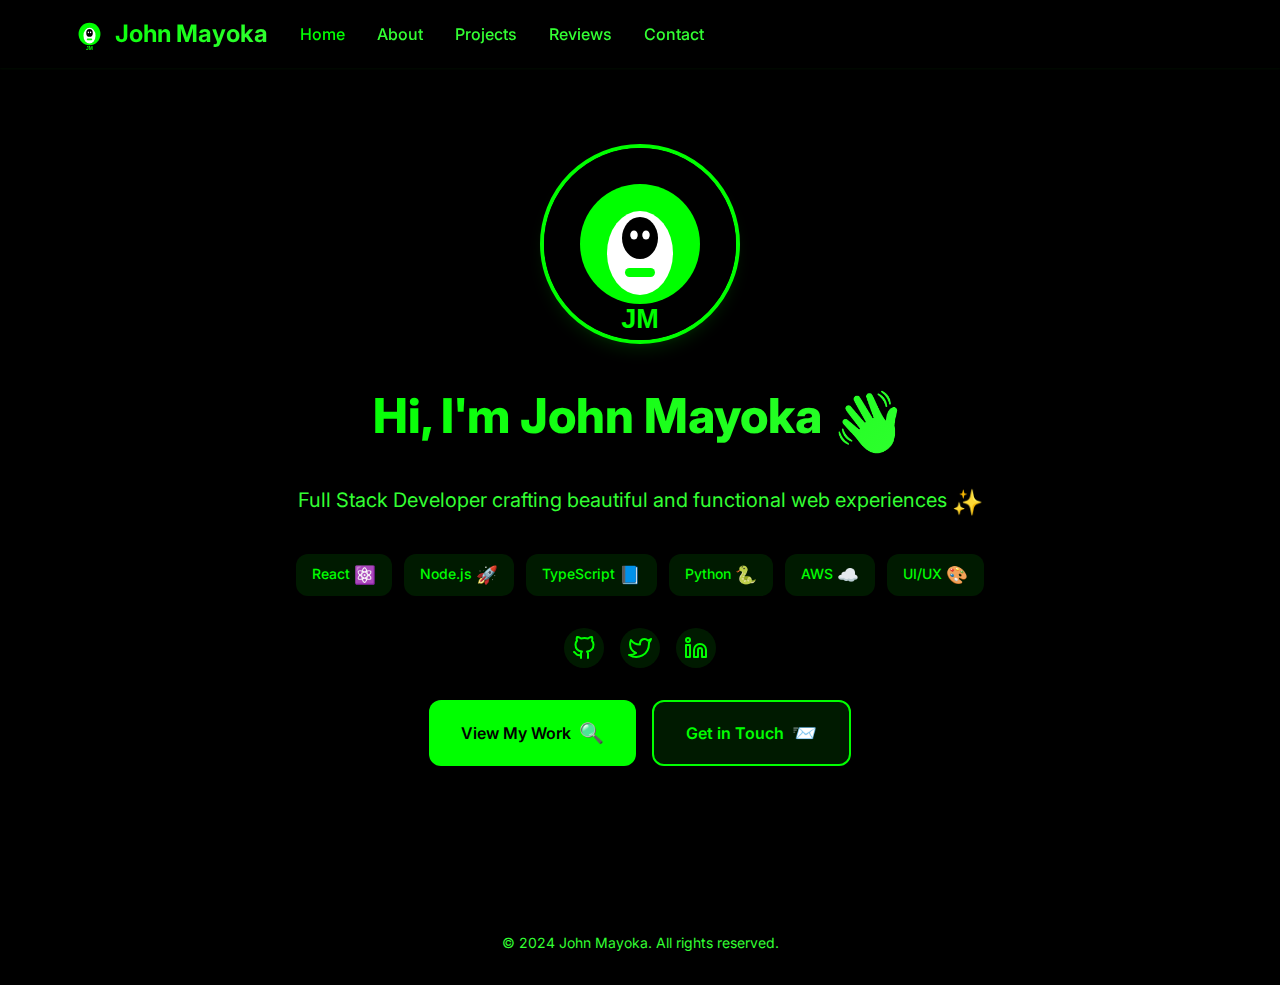
<file: index.html>
<!DOCTYPE html>
<html lang="en">
<head>
    <meta charset="UTF-8">
    <meta name="viewport" content="width=device-width, initial-scale=1.0">
    <title>John Mayoka - Full Stack Developer</title>
    <link rel="icon" type="image/png" href="favicon.png">
    <link rel="stylesheet" href="styles.css">
    <link href="https://fonts.googleapis.com/css2?family=Inter:wght@400;500;600;700;800&display=swap" rel="stylesheet">
    <style>
        .hero-section {
            max-width: 1200px;
            margin: 0 auto;
            padding: 4rem 2rem;
            text-align: center;
        }

        .hero-content {
            max-width: 800px;
            margin: 0 auto;
        }

        .hero-content h1 {
            font-size: 3rem;
            font-weight: 800;
            margin-bottom: 1rem;
            background: linear-gradient(135deg, var(--primary-color), var(--primary-light));
            -webkit-background-clip: text;
            background-clip: text;
            -webkit-text-fill-color: transparent;
        }

        .hero-content p {
            font-size: 1.25rem;
            color: var(--text-light);
            margin-bottom: 2rem;
            line-height: 1.6;
        }

        .cta-buttons {
            display: flex;
            gap: 1rem;
            justify-content: center;
            margin-top: 2rem;
        }

        .cta-primary,
        .cta-secondary {
            display: inline-flex;
            align-items: center;
            gap: 0.5rem;
            padding: 1rem 2rem;
            border-radius: var(--border-radius);
            font-weight: 600;
            text-decoration: none;
            transition: all 0.3s ease;
        }

        .cta-primary {
            background: var(--primary-color);
            color: var(--background);
        }

        .cta-primary:hover {
            background: var(--primary-light);
            transform: translateY(-2px);
        }

        .cta-secondary {
            background: var(--accent-bg);
            color: var(--primary-color);
            border: 2px solid var(--primary-color);
        }

        .cta-secondary:hover {
            background: var(--primary-color);
            color: var(--background);
            transform: translateY(-2px);
        }

        @media (max-width: 768px) {
            .hero-section {
                padding: 3rem 1rem;
            }

            .hero-content h1 {
                font-size: 2.5rem;
            }

            .hero-content p {
                font-size: 1.125rem;
            }

            .cta-buttons {
                flex-direction: column;
            }

            .cta-primary,
            .cta-secondary {
                width: 100%;
                justify-content: center;
            }
        }
    </style>
</head>
<body>
    <nav class="navbar">
        <div class="nav-content">
            <a href="index.html" class="logo">
                <img src="images/jm-logo.svg" alt="JM Logo" style="height:2.2rem;vertical-align:middle;margin-right:0.5rem;">
                John Mayoka
            </a>
            <div class="nav-links">
                <a href="index.html" class="active">Home</a>
                <a href="about.html">About</a>
                <a href="projects.html">Projects</a>
                <a href="reviews.html">Reviews</a>
                <a href="contact.html">Contact</a>
            </div>
        </div>
    </nav>

    <main class="hero">
        <section class="hero-section">
            <div class="profile-image">
                <img src="images/jm-logo.svg" alt="JM Logo">
            </div>
            <div class="hero-content">
                <h1>Hi, I'm John Mayoka <span class="emoji wave-emoji">👋</span></h1>
                <p>Full Stack Developer crafting beautiful and functional web experiences <span class="emoji">✨</span></p>
                
                <div class="skills">
                    <span class="skill-tag">React <span class="emoji">⚛️</span></span>
                    <span class="skill-tag">Node.js <span class="emoji">🚀</span></span>
                    <span class="skill-tag">TypeScript <span class="emoji">📘</span></span>
                    <span class="skill-tag">Python <span class="emoji">🐍</span></span>
                    <span class="skill-tag">AWS <span class="emoji">☁️</span></span>
                    <span class="skill-tag">UI/UX <span class="emoji">🎨</span></span>
                </div>

                <div class="social-links">
                    <a href="https://github.com/johnmayoka" class="social-link" target="_blank" rel="noopener noreferrer">
                        <svg xmlns="http://www.w3.org/2000/svg" width="24" height="24" viewBox="0 0 24 24" fill="none" stroke="currentColor" stroke-width="2" stroke-linecap="round" stroke-linejoin="round"><path d="M9 19c-5 1.5-5-2.5-7-3m14 6v-3.87a3.37 3.37 0 0 0-.94-2.61c3.14-.35 6.44-1.54 6.44-7A5.44 5.44 0 0 0 20 4.77 5.07 5.07 0 0 0 19.91 1S18.73.65 16 2.48a13.38 13.38 0 0 0-7 0C6.27.65 5.09 1 5.09 1A5.07 5.07 0 0 0 5 4.77a5.44 5.44 0 0 0-1.5 3.78c0 5.42 3.3 6.61 6.44 7A3.37 3.37 0 0 0 9 18.13V22"></path></svg>
                    </a>
                    <a href="https://twitter.com/johnmayoka" class="social-link" target="_blank" rel="noopener noreferrer">
                        <svg xmlns="http://www.w3.org/2000/svg" width="24" height="24" viewBox="0 0 24 24" fill="none" stroke="currentColor" stroke-width="2" stroke-linecap="round" stroke-linejoin="round"><path d="M23 3a10.9 10.9 0 0 1-3.14 1.53 4.48 4.48 0 0 0-7.86 3v1A10.66 10.66 0 0 1 3 4s-4 9 5 13a11.64 11.64 0 0 1-7 2c9 5 20 0 20-11.5a4.5 4.5 0 0 0-.08-.83A7.72 7.72 0 0 0 23 3z"></path></svg>
                    </a>
                    <a href="https://linkedin.com/in/johnmayoka" class="social-link" target="_blank" rel="noopener noreferrer">
                        <svg xmlns="http://www.w3.org/2000/svg" width="24" height="24" viewBox="0 0 24 24" fill="none" stroke="currentColor" stroke-width="2" stroke-linecap="round" stroke-linejoin="round"><path d="M16 8a6 6 0 0 1 6 6v7h-4v-7a2 2 0 0 0-2-2 2 2 0 0 0-2 2v7h-4v-7a6 6 0 0 1 6-6z"></path><rect x="2" y="9" width="4" height="12"></rect><circle cx="4" cy="4" r="2"></circle></svg>
                    </a>
                </div>

                <div class="cta-buttons">
                    <a href="projects.html" class="cta-primary">View My Work <span class="emoji">🔍</span></a>
                    <a href="contact.html" class="cta-secondary">Get in Touch <span class="emoji">📨</span></a>
                </div>
            </div>
        </section>
    </main>

    <footer>
        <p>&copy; 2024 John Mayoka. All rights reserved.</p>
    </footer>
    <script src="script.js"></script>
</body>
</html>
</file>
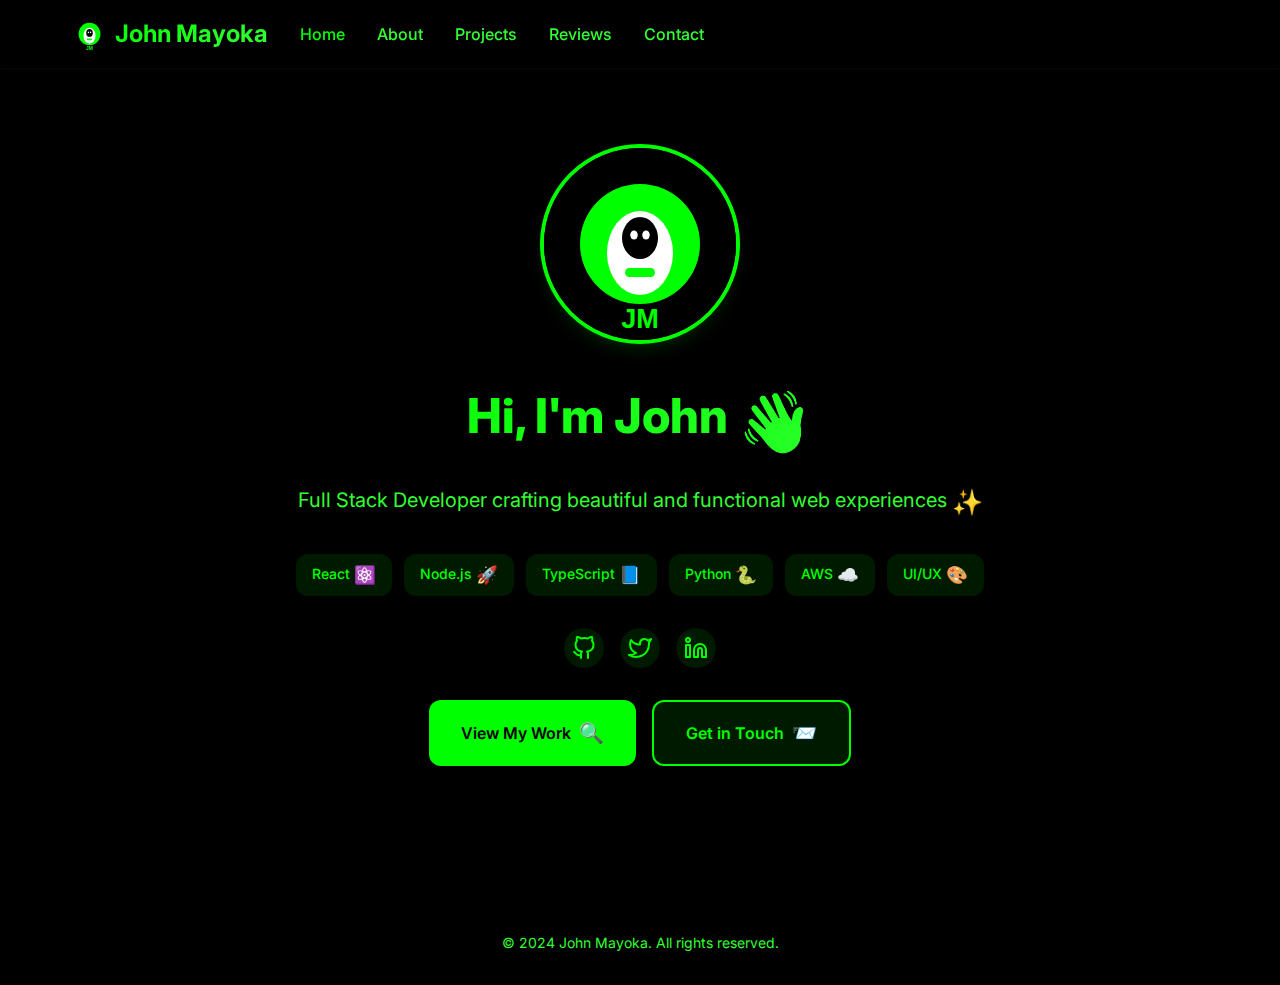
<file: nothing/index.html>
<!DOCTYPE html>
<html lang="en">
<head>
    <meta charset="UTF-8">
    <meta name="viewport" content="width=device-width, initial-scale=1.0">
    <title>John Mayoka - Full Stack Developer</title>
    <link rel="stylesheet" href="styles.css">
    <link href="https://fonts.googleapis.com/css2?family=Inter:wght@400;500;600;700;800&display=swap" rel="stylesheet">
    <style>
        .hero-section {
            max-width: 1200px;
            margin: 0 auto;
            padding: 4rem 2rem;
            text-align: center;
        }

        .hero-content {
            max-width: 800px;
            margin: 0 auto;
        }

        .hero-content h1 {
            font-size: 3rem;
            font-weight: 800;
            margin-bottom: 1rem;
            background: linear-gradient(135deg, var(--primary-color), var(--primary-light));
            -webkit-background-clip: text;
            background-clip: text;
            -webkit-text-fill-color: transparent;
        }

        .hero-content p {
            font-size: 1.25rem;
            color: var(--text-light);
            margin-bottom: 2rem;
            line-height: 1.6;
        }

        .cta-buttons {
            display: flex;
            gap: 1rem;
            justify-content: center;
            margin-top: 2rem;
        }

        .cta-primary,
        .cta-secondary {
            display: inline-flex;
            align-items: center;
            gap: 0.5rem;
            padding: 1rem 2rem;
            border-radius: var(--border-radius);
            font-weight: 600;
            text-decoration: none;
            transition: all 0.3s ease;
        }

        .cta-primary {
            background: var(--primary-color);
            color: var(--background);
        }

        .cta-primary:hover {
            background: var(--primary-light);
            transform: translateY(-2px);
        }

        .cta-secondary {
            background: var(--accent-bg);
            color: var(--primary-color);
            border: 2px solid var(--primary-color);
        }

        .cta-secondary:hover {
            background: var(--primary-color);
            color: var(--background);
            transform: translateY(-2px);
        }

        @media (max-width: 768px) {
            .hero-section {
                padding: 3rem 1rem;
            }

            .hero-content h1 {
                font-size: 2.5rem;
            }

            .hero-content p {
                font-size: 1.125rem;
            }

            .cta-buttons {
                flex-direction: column;
            }

            .cta-primary,
            .cta-secondary {
                width: 100%;
                justify-content: center;
            }
        }
    </style>
</head>
<body>
    <nav class="navbar">
        <div class="nav-content">
            <a href="index.html" class="logo">
                <img src="images/jm-logo.svg" alt="JM Logo" style="height:2.2rem;vertical-align:middle;margin-right:0.5rem;">
                John Mayoka
            </a>
            <div class="nav-links">
                <a href="index.html" class="active">Home</a>
                <a href="about.html">About</a>
                <a href="projects.html">Projects</a>
                <a href="reviews.html">Reviews</a>
                <a href="contact.html">Contact</a>
            </div>
        </div>
    </nav>

    <main class="hero">
        <section class="hero-section">
            <div class="profile-image">
                <img src="images/jm-logo.svg" alt="JM Logo">
            </div>
            <div class="hero-content">
                <h1>Hi, I'm John <span class="emoji wave-emoji">👋</span></h1>
                <p>Full Stack Developer crafting beautiful and functional web experiences <span class="emoji">✨</span></p>
                
                <div class="skills">
                    <span class="skill-tag">React <span class="emoji">⚛️</span></span>
                    <span class="skill-tag">Node.js <span class="emoji">🚀</span></span>
                    <span class="skill-tag">TypeScript <span class="emoji">📘</span></span>
                    <span class="skill-tag">Python <span class="emoji">🐍</span></span>
                    <span class="skill-tag">AWS <span class="emoji">☁️</span></span>
                    <span class="skill-tag">UI/UX <span class="emoji">🎨</span></span>
                </div>

                <div class="social-links">
                    <a href="https://github.com/johnmayoka" class="social-link" target="_blank" rel="noopener noreferrer">
                        <svg xmlns="http://www.w3.org/2000/svg" width="24" height="24" viewBox="0 0 24 24" fill="none" stroke="currentColor" stroke-width="2" stroke-linecap="round" stroke-linejoin="round"><path d="M9 19c-5 1.5-5-2.5-7-3m14 6v-3.87a3.37 3.37 0 0 0-.94-2.61c3.14-.35 6.44-1.54 6.44-7A5.44 5.44 0 0 0 20 4.77 5.07 5.07 0 0 0 19.91 1S18.73.65 16 2.48a13.38 13.38 0 0 0-7 0C6.27.65 5.09 1 5.09 1A5.07 5.07 0 0 0 5 4.77a5.44 5.44 0 0 0-1.5 3.78c0 5.42 3.3 6.61 6.44 7A3.37 3.37 0 0 0 9 18.13V22"></path></svg>
                    </a>
                    <a href="https://twitter.com/johnmayoka" class="social-link" target="_blank" rel="noopener noreferrer">
                        <svg xmlns="http://www.w3.org/2000/svg" width="24" height="24" viewBox="0 0 24 24" fill="none" stroke="currentColor" stroke-width="2" stroke-linecap="round" stroke-linejoin="round"><path d="M23 3a10.9 10.9 0 0 1-3.14 1.53 4.48 4.48 0 0 0-7.86 3v1A10.66 10.66 0 0 1 3 4s-4 9 5 13a11.64 11.64 0 0 1-7 2c9 5 20 0 20-11.5a4.5 4.5 0 0 0-.08-.83A7.72 7.72 0 0 0 23 3z"></path></svg>
                    </a>
                    <a href="https://linkedin.com/in/johnmayoka" class="social-link" target="_blank" rel="noopener noreferrer">
                        <svg xmlns="http://www.w3.org/2000/svg" width="24" height="24" viewBox="0 0 24 24" fill="none" stroke="currentColor" stroke-width="2" stroke-linecap="round" stroke-linejoin="round"><path d="M16 8a6 6 0 0 1 6 6v7h-4v-7a2 2 0 0 0-2-2 2 2 0 0 0-2 2v7h-4v-7a6 6 0 0 1 6-6z"></path><rect x="2" y="9" width="4" height="12"></rect><circle cx="4" cy="4" r="2"></circle></svg>
                    </a>
                </div>

                <div class="cta-buttons">
                    <a href="projects.html" class="cta-primary">View My Work <span class="emoji">🔍</span></a>
                    <a href="contact.html" class="cta-secondary">Get in Touch <span class="emoji">📨</span></a>
                </div>
            </div>
        </section>
    </main>

    <footer>
        <p>&copy; 2024 John Mayoka. All rights reserved.</p>
    </footer>
</body>
</html>
</file>
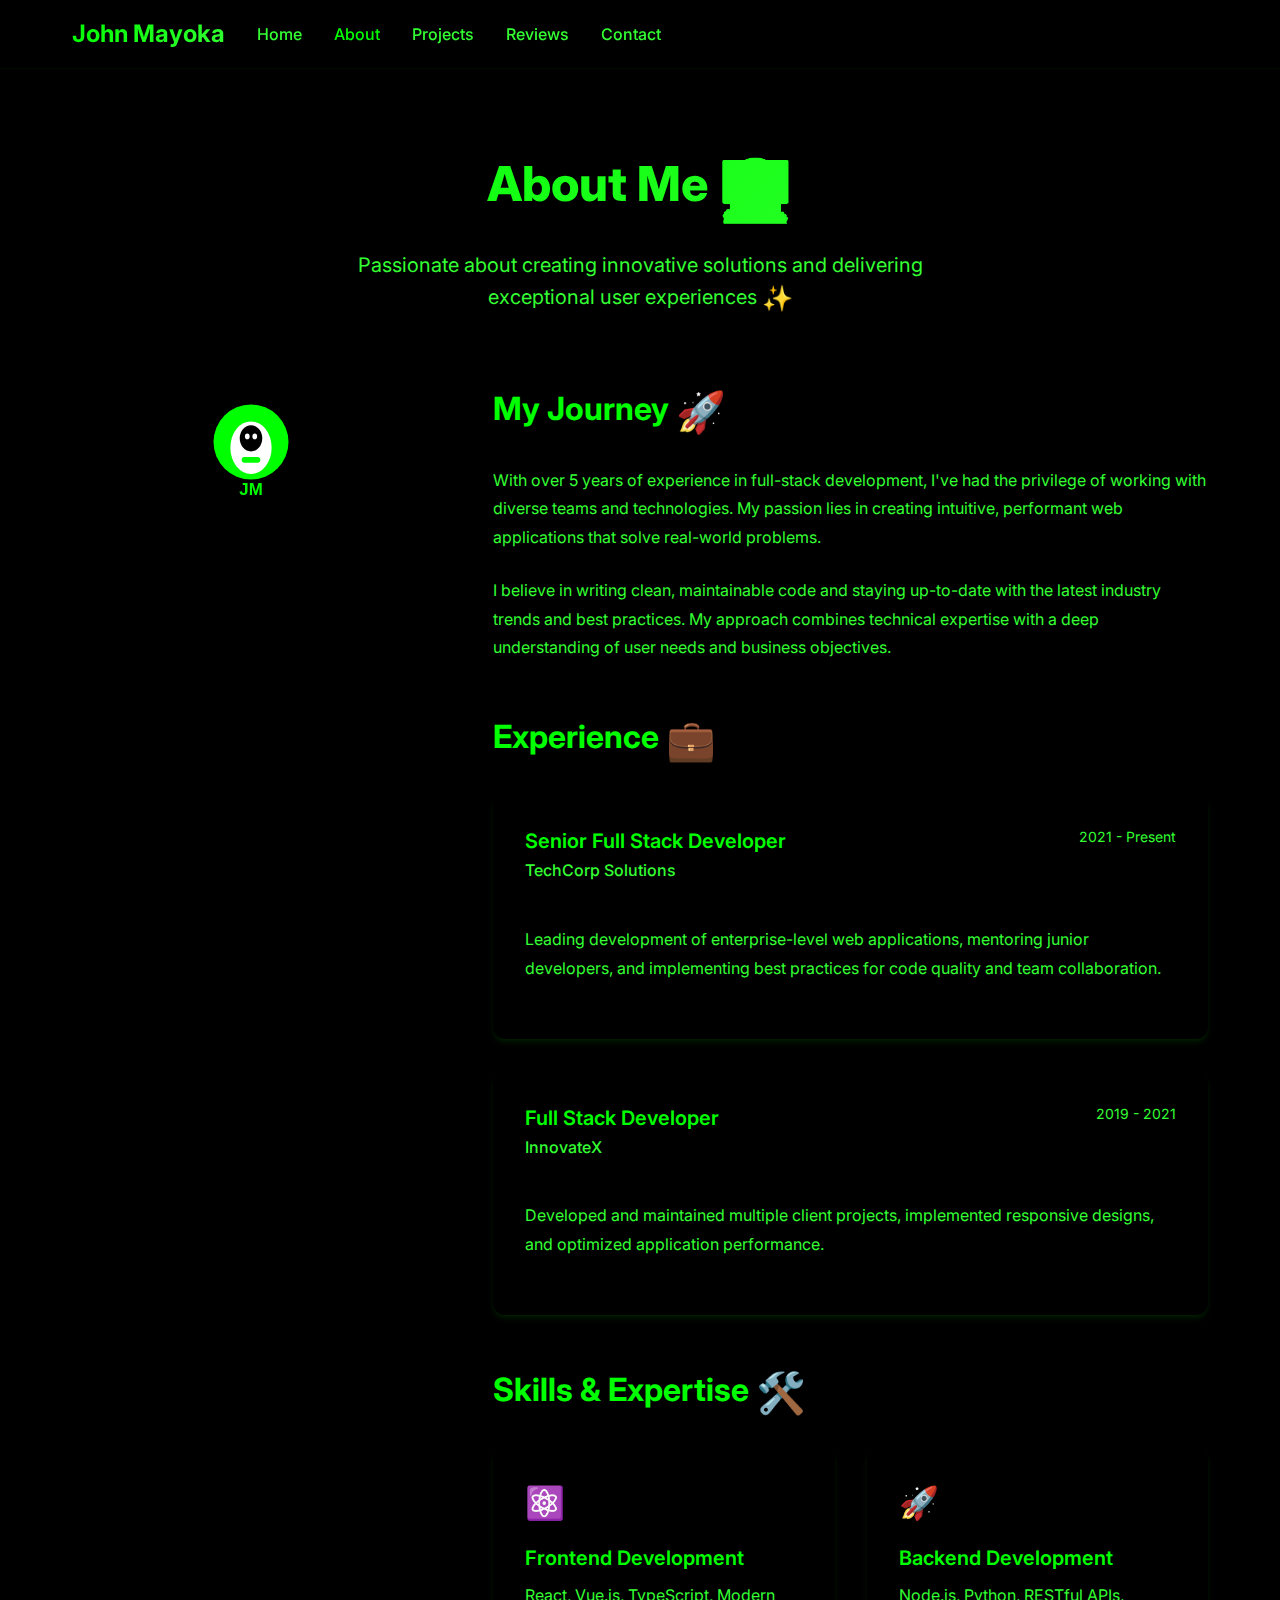
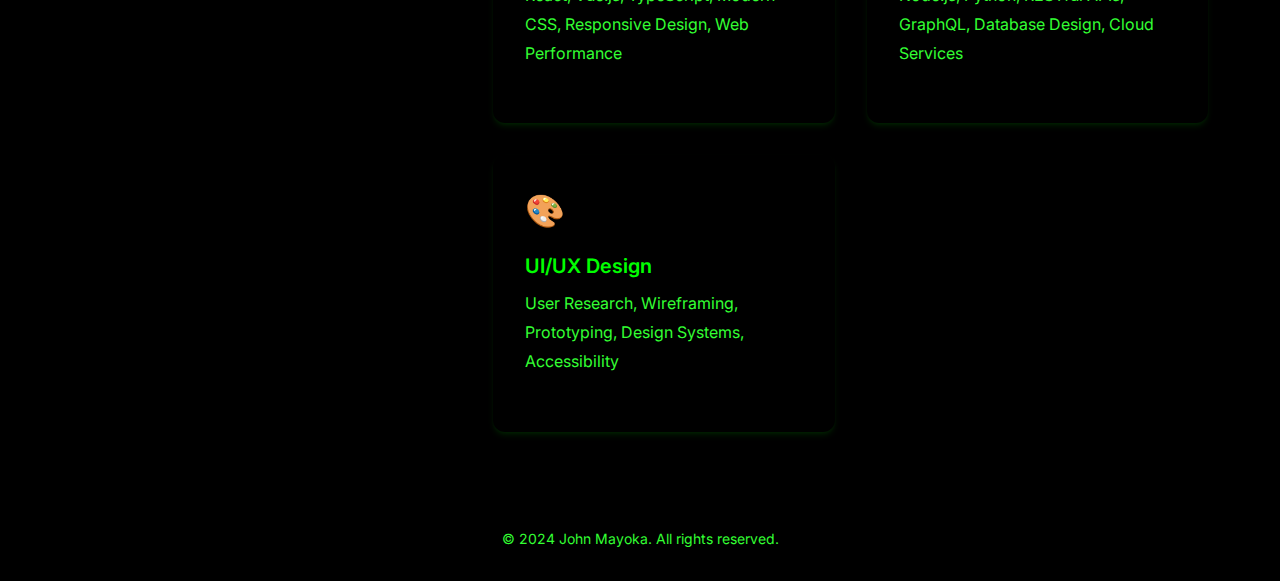
<file: about.html>
<!DOCTYPE html>
<html lang="en">
<head>
    <meta charset="UTF-8">
    <meta name="viewport" content="width=device-width, initial-scale=1.0">
    <title>About - John Mayoka</title>
    <link rel="icon" type="image/png" href="favicon.png">
    <link rel="stylesheet" href="styles.css">
    <link href="https://fonts.googleapis.com/css2?family=Inter:wght@400;500;600;700;800&display=swap" rel="stylesheet">
    <style>
        .about-section {
            max-width: 1200px;
            margin: 0 auto;
            padding: 4rem 2rem;
        }

        .about-header {
            text-align: center;
            margin-bottom: 4rem;
        }

        .about-header h1 {
            font-size: 3rem;
            font-weight: 800;
            margin-bottom: 1rem;
            background: linear-gradient(135deg, var(--primary-color), var(--primary-light));
            -webkit-background-clip: text;
            -webkit-text-fill-color: transparent;
            background-clip: text;
            color: transparent;
        }

        .about-header p {
            color: var(--text-light);
            font-size: 1.25rem;
            max-width: 600px;
            margin: 0 auto;
        }

        .about-content {
            display: grid;
            grid-template-columns: 1fr 2fr;
            gap: 4rem;
            align-items: start;
        }

        .about-image {
            position: sticky;
            top: 100px;
        }

        .about-text {
            color: var(--text-color);
        }

        .about-text h2 {
            font-size: 2rem;
            font-weight: 700;
            margin-bottom: 1.5rem;
            color: var(--primary-color);
        }

        .about-text p {
            margin-bottom: 1.5rem;
            line-height: 1.8;
            color: var(--text-light);
        }

        .experience-section {
            margin-top: 3rem;
        }

        .experience-grid {
            display: grid;
            gap: 2rem;
        }

        .experience-card {
            background: var(--background);
            padding: 2rem;
            border-radius: var(--border-radius);
            box-shadow: var(--shadow-md);
            transition: all 0.3s ease;
        }

        .experience-card:hover {
            transform: translateY(-4px);
            box-shadow: var(--shadow-lg);
        }

        .experience-header {
            display: flex;
            justify-content: space-between;
            align-items: flex-start;
            margin-bottom: 1rem;
        }

        .experience-title {
            font-size: 1.25rem;
            font-weight: 600;
            color: var(--primary-color);
        }

        .experience-company {
            color: var(--primary-color);
            font-weight: 500;
        }

        .experience-date {
            color: var(--text-light);
            font-size: 0.875rem;
        }

        .experience-description {
            color: var(--text-light);
            line-height: 1.6;
        }

        .skills-section {
            margin-top: 3rem;
        }

        .skills-grid {
            display: grid;
            grid-template-columns: repeat(auto-fit, minmax(250px, 1fr));
            gap: 2rem;
        }

        .skill-card {
            background: var(--background);
            padding: 2rem;
            border-radius: var(--border-radius);
            box-shadow: var(--shadow-md);
            transition: all 0.3s ease;
        }

        .skill-card:hover {
            transform: translateY(-4px);
            box-shadow: var(--shadow-lg);
        }

        .skill-icon {
            font-size: 2rem;
            margin-bottom: 1rem;
        }

        .skill-title {
            font-size: 1.25rem;
            font-weight: 600;
            margin-bottom: 0.5rem;
            color: var(--primary-color);
        }

        .skill-description {
            color: var(--text-light);
            line-height: 1.6;
        }

        @media (max-width: 768px) {
            .about-header h1 {
                font-size: 2.5rem;
            }

            .about-header p {
                font-size: 1.125rem;
            }

            .about-content {
                grid-template-columns: 1fr;
                gap: 2rem;
            }

            .about-image {
                position: static;
                text-align: center;
            }

            .experience-header {
                flex-direction: column;
                gap: 0.5rem;
            }

            .skills-grid {
                grid-template-columns: 1fr;
            }
        }
    </style>
</head>
<body>
    <nav class="navbar">
        <div class="nav-content">
            <a href="index.html" class="logo">John Mayoka</a>
            <div class="nav-links">
                <a href="index.html">Home</a>
                <a href="about.html" class="active">About</a>
                <a href="projects.html">Projects</a>
                <a href="reviews.html">Reviews</a>
                <a href="contact.html">Contact</a>
            </div>
        </div>
    </nav>

    <main class="hero">
        <section class="about-section">
            <div class="about-header">
                <h1>About Me <span class="emoji">👨‍💻</span></h1>
                <p>Passionate about creating innovative solutions and delivering exceptional user experiences <span class="emoji">✨</span></p>
            </div>

            <div class="about-content">
                <div class="about-image" style="text-align:center;">
                    <img src="images/jm-logo.svg" alt="JM Logo" style="height:120px;">
                </div>
                <div class="about-text">
                    <h2>My Journey <span class="emoji">🚀</span></h2>
                    <p>With over 5 years of experience in full-stack development, I've had the privilege of working with diverse teams and technologies. My passion lies in creating intuitive, performant web applications that solve real-world problems.</p>
                    <p>I believe in writing clean, maintainable code and staying up-to-date with the latest industry trends and best practices. My approach combines technical expertise with a deep understanding of user needs and business objectives.</p>

                    <div class="experience-section">
                        <h2>Experience <span class="emoji">💼</span></h2>
                        <div class="experience-grid">
                            <div class="experience-card">
                                <div class="experience-header">
                                    <div>
                                        <h3 class="experience-title">Senior Full Stack Developer</h3>
                                        <p class="experience-company">TechCorp Solutions</p>
                                    </div>
                                    <span class="experience-date">2021 - Present</span>
                                </div>
                                <p class="experience-description">Leading development of enterprise-level web applications, mentoring junior developers, and implementing best practices for code quality and team collaboration.</p>
                            </div>

                            <div class="experience-card">
                                <div class="experience-header">
                                    <div>
                                        <h3 class="experience-title">Full Stack Developer</h3>
                                        <p class="experience-company">InnovateX</p>
                                    </div>
                                    <span class="experience-date">2019 - 2021</span>
                                </div>
                                <p class="experience-description">Developed and maintained multiple client projects, implemented responsive designs, and optimized application performance.</p>
                            </div>
                        </div>
                    </div>

                    <div class="skills-section">
                        <h2>Skills & Expertise <span class="emoji">🛠️</span></h2>
                        <div class="skills-grid">
                            <div class="skill-card">
                                <div class="skill-icon">⚛️</div>
                                <h3 class="skill-title">Frontend Development</h3>
                                <p class="skill-description">React, Vue.js, TypeScript, Modern CSS, Responsive Design, Web Performance</p>
                            </div>

                            <div class="skill-card">
                                <div class="skill-icon">🚀</div>
                                <h3 class="skill-title">Backend Development</h3>
                                <p class="skill-description">Node.js, Python, RESTful APIs, GraphQL, Database Design, Cloud Services</p>
                            </div>

                            <div class="skill-card">
                                <div class="skill-icon">🎨</div>
                                <h3 class="skill-title">UI/UX Design</h3>
                                <p class="skill-description">User Research, Wireframing, Prototyping, Design Systems, Accessibility</p>
                            </div>
                        </div>
                    </div>
                </div>
            </div>
        </section>
    </main>

    <footer>
        <p>&copy; 2024 John Mayoka. All rights reserved.</p>
    </footer>
</body>
</html>
</file>
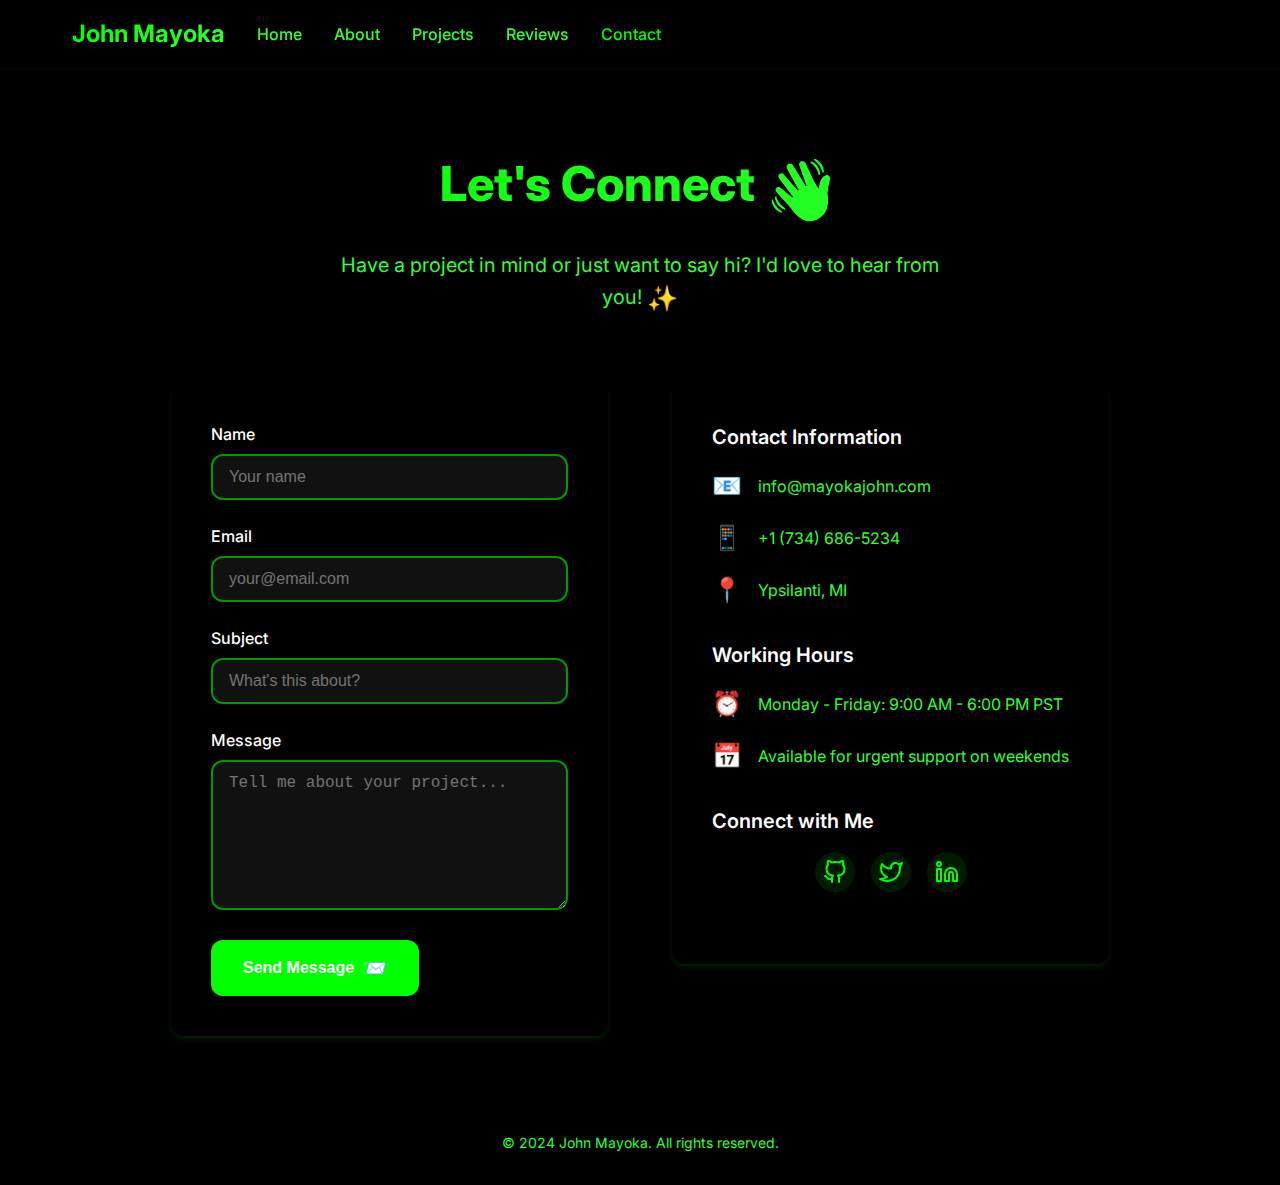
<file: contact.html>
<!DOCTYPE html>
<html lang="en">
<head>
    <meta charset="UTF-8">
    <meta name="viewport" content="width=device-width, initial-scale=1.0">
    <title>Contact - John Mayoka</title>
    <link rel="icon" type="image/png" href="favicon.png">
    <link rel="stylesheet" href="styles.css">
    <link href="https://fonts.googleapis.com/css2?family=Inter:wght@400;500;600;700;800&display=swap" rel="stylesheet">
    <style>
        .contact-section {
            max-width: 1200px;
            margin: 0 auto;
            padding: 4rem 2rem;
        }

        .contact-header {
            text-align: center;
            margin-bottom: 4rem;
        }

        .contact-header h1 {
            font-size: 3rem;
            font-weight: 800;
            margin-bottom: 1rem;
            background: linear-gradient(135deg, var(--primary-color), var(--primary-light));
            -webkit-background-clip: text;
            -webkit-text-fill-color: transparent;
        }

        .contact-header p {
            color: var(--text-light);
            font-size: 1.25rem;
            max-width: 600px;
            margin: 0 auto;
        }

        .contact-content {
            display: grid;
            grid-template-columns: 1fr 1fr;
            gap: 4rem;
            align-items: start;
        }

        .contact-form {
            background: var(--background);
            padding: 2.5rem;
            border-radius: var(--border-radius);
            box-shadow: var(--shadow-md);
        }

        .form-group {
            margin-bottom: 1.5rem;
        }

        .form-group label {
            display: block;
            color: var(--text-color);
            font-weight: 500;
            margin-bottom: 0.5rem;
        }

        .form-group input,
        .form-group textarea {
            width: 100%;
            padding: 0.75rem 1rem;
            border: 2px solid var(--border-color);
            border-radius: var(--border-radius);
            background: var(--input-bg);
            color: var(--text-color);
            font-size: 1rem;
            transition: all 0.3s ease;
        }

        .form-group input:focus,
        .form-group textarea:focus {
            border-color: var(--primary-color);
            outline: none;
            box-shadow: 0 0 0 3px var(--primary-light-transparent);
        }

        .form-group textarea {
            min-height: 150px;
            resize: vertical;
        }

        .submit-button {
            display: inline-flex;
            align-items: center;
            gap: 0.5rem;
            padding: 1rem 2rem;
            background: var(--primary-color);
            color: white;
            border: none;
            border-radius: var(--border-radius);
            font-size: 1rem;
            font-weight: 600;
            cursor: pointer;
            transition: all 0.3s ease;
        }

        .submit-button:hover {
            background: var(--primary-light);
            transform: translateY(-2px);
        }

        .contact-info {
            background: var(--background);
            padding: 2.5rem;
            border-radius: var(--border-radius);
            box-shadow: var(--shadow-md);
        }

        .info-group {
            margin-bottom: 2rem;
        }

        .info-group h3 {
            font-size: 1.25rem;
            font-weight: 600;
            margin-bottom: 1rem;
            color: var(--text-color);
        }

        .info-item {
            display: flex;
            align-items: center;
            gap: 1rem;
            margin-bottom: 1rem;
            color: var(--text-light);
        }

        .info-item .emoji {
            font-size: 1.5rem;
        }

        .social-links {
            display: flex;
            gap: 1rem;
            margin-top: 1rem;
        }

        .social-link {
            display: inline-flex;
            align-items: center;
            justify-content: center;
            width: 40px;
            height: 40px;
            background: var(--accent-bg);
            border-radius: 50%;
            color: var(--primary-color);
            text-decoration: none;
            transition: all 0.3s ease;
        }

        .social-link:hover {
            background: var(--primary-color);
            color: white;
            transform: translateY(-2px);
        }

        @media (max-width: 768px) {
            .contact-header h1 {
                font-size: 2.5rem;
            }

            .contact-header p {
                font-size: 1.125rem;
            }

            .contact-content {
                grid-template-columns: 1fr;
                gap: 2rem;
            }

            .contact-form,
            .contact-info {
                padding: 1.5rem;
            }
        }
    </style>
</head>
<body>
    <nav class="navbar">
        <div class="nav-content">
            <a href="index.html" class="logo">John Mayoka</a>
            <div class="nav-links">
                <a href="index.html">Home</a>
                <a href="about.html">About</a>
                <a href="projects.html">Projects</a>
                <a href="reviews.html">Reviews</a>
                <a href="contact.html" class="active">Contact</a>
            </div>
        </div>
    </nav>

    <main class="hero">
        <section class="contact-section">
            <div class="contact-header">
                <h1>Let's Connect <span class="emoji">👋</span></h1>
                <p>Have a project in mind or just want to say hi? I'd love to hear from you! <span class="emoji">✨</span></p>
            </div>

            <div class="contact-content">
                <div class="contact-form">
                    <form action="#" method="POST">
                        <div class="form-group">
                            <label for="name">Name</label>
                            <input type="text" id="name" name="name" required placeholder="Your name">
                        </div>
                        <div class="form-group">
                            <label for="email">Email</label>
                            <input type="email" id="email" name="email" required placeholder="your@email.com">
                        </div>
                        <div class="form-group">
                            <label for="subject">Subject</label>
                            <input type="text" id="subject" name="subject" required placeholder="What's this about?">
                        </div>
                        <div class="form-group">
                            <label for="message">Message</label>
                            <textarea id="message" name="message" required placeholder="Tell me about your project..."></textarea>
                        </div>
                        <button type="submit" class="submit-button">Send Message <span class="emoji">📨</span></button>
                    </form>
                </div>

                <div class="contact-info">
                    <div class="info-group">
                        <h3>Contact Information</h3>
                        <div class="info-item">
                            <span class="emoji">📧</span>
                            <span>info@mayokajohn.com</span>
                        </div>
                        <div class="info-item">
                            <span class="emoji">📱</span>
                            <span>+1 (734) 686-5234</span>
                        </div>
                        <div class="info-item">
                            <span class="emoji">📍</span>
                            <span>Ypsilanti, MI</span>
                        </div>
                    </div>

                    <div class="info-group">
                        <h3>Working Hours</h3>
                        <div class="info-item">
                            <span class="emoji">⏰</span>
                            <span>Monday - Friday: 9:00 AM - 6:00 PM PST</span>
                        </div>
                        <div class="info-item">
                            <span class="emoji">📅</span>
                            <span>Available for urgent support on weekends</span>
                        </div>
                    </div>

                    <div class="info-group">
                        <h3>Connect with Me</h3>
                        <div class="social-links">
                            <a href="https://github.com/johnmayoka" class="social-link" target="_blank" rel="noopener noreferrer">
                                <svg xmlns="http://www.w3.org/2000/svg" width="24" height="24" viewBox="0 0 24 24" fill="none" stroke="currentColor" stroke-width="2" stroke-linecap="round" stroke-linejoin="round"><path d="M9 19c-5 1.5-5-2.5-7-3m14 6v-3.87a3.37 3.37 0 0 0-.94-2.61c3.14-.35 6.44-1.54 6.44-7A5.44 5.44 0 0 0 20 4.77 5.07 5.07 0 0 0 19.91 1S18.73.65 16 2.48a13.38 13.38 0 0 0-7 0C6.27.65 5.09 1 5.09 1A5.07 5.07 0 0 0 5 4.77a5.44 5.44 0 0 0-1.5 3.78c0 5.42 3.3 6.61 6.44 7A3.37 3.37 0 0 0 9 18.13V22"></path></svg>
                            </a>
                            <a href="https://twitter.com/johnmayoka" class="social-link" target="_blank" rel="noopener noreferrer">
                                <svg xmlns="http://www.w3.org/2000/svg" width="24" height="24" viewBox="0 0 24 24" fill="none" stroke="currentColor" stroke-width="2" stroke-linecap="round" stroke-linejoin="round"><path d="M23 3a10.9 10.9 0 0 1-3.14 1.53 4.48 4.48 0 0 0-7.86 3v1A10.66 10.66 0 0 1 3 4s-4 9 5 13a11.64 11.64 0 0 1-7 2c9 5 20 0 20-11.5a4.5 4.5 0 0 0-.08-.83A7.72 7.72 0 0 0 23 3z"></path></svg>
                            </a>
                            <a href="https://linkedin.com/in/johnmayoka" class="social-link" target="_blank" rel="noopener noreferrer">
                                <svg xmlns="http://www.w3.org/2000/svg" width="24" height="24" viewBox="0 0 24 24" fill="none" stroke="currentColor" stroke-width="2" stroke-linecap="round" stroke-linejoin="round"><path d="M16 8a6 6 0 0 1 6 6v7h-4v-7a2 2 0 0 0-2-2 2 2 0 0 0-2 2v7h-4v-7a6 6 0 0 1 6-6z"></path><rect x="2" y="9" width="4" height="12"></rect><circle cx="4" cy="4" r="2"></circle></svg>
                            </a>
                        </div>
                    </div>
                </div>
            </div>
        </section>
    </main>

    <footer>
        <p>&copy; 2024 John Mayoka. All rights reserved.</p>
    </footer>
</body>
</html>
</file>
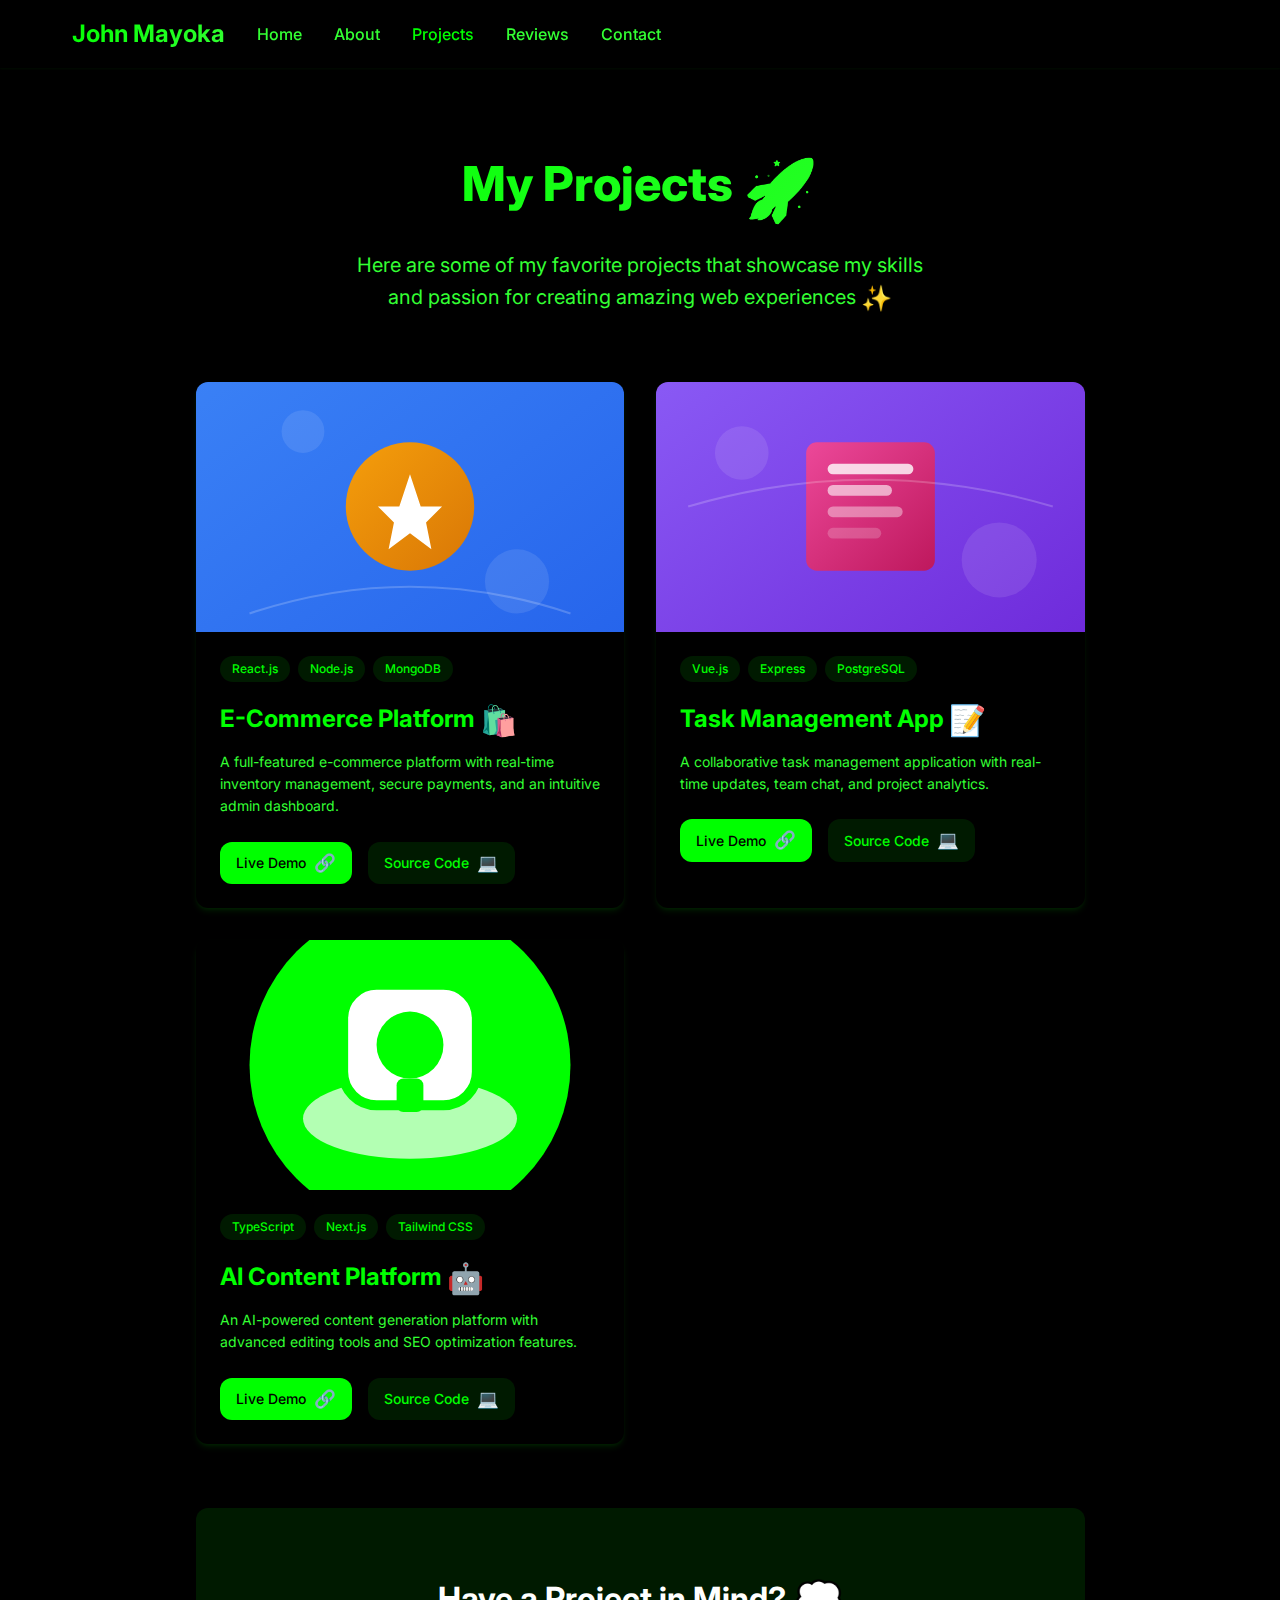
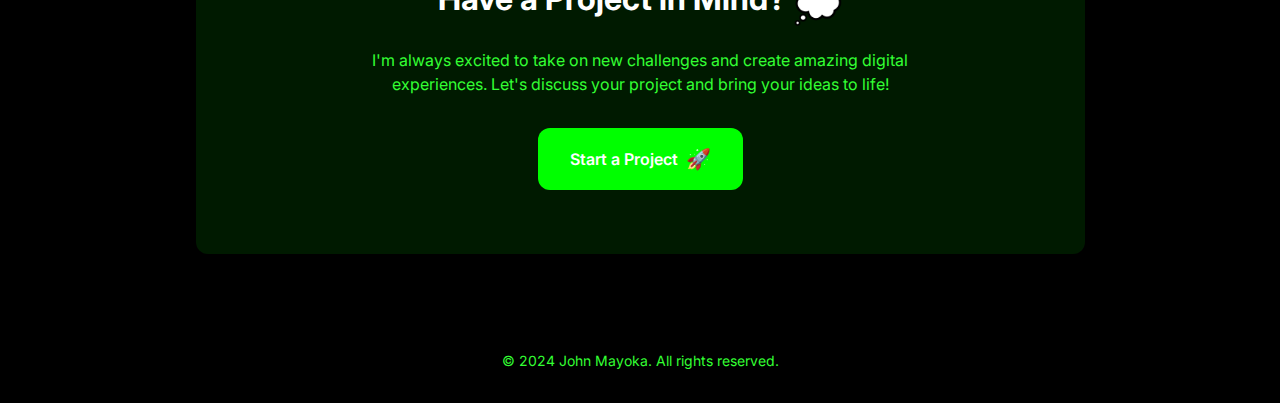
<file: projects.html>
<!DOCTYPE html>
<html lang="en">
<head>
    <meta charset="UTF-8">
    <meta name="viewport" content="width=device-width, initial-scale=1.0">
    <title>Projects - John Mayoka</title>
    <link rel="stylesheet" href="styles.css">
    <link href="https://fonts.googleapis.com/css2?family=Inter:wght@400;500;600;700;800&display=swap" rel="stylesheet">
    <style>
        .projects-section {
            max-width: 1200px;
            margin: 0 auto;
            padding: 4rem 2rem;
        }

        .projects-header {
            text-align: center;
            margin-bottom: 4rem;
        }

        .projects-header h1 {
            font-size: 3rem;
            font-weight: 800;
            margin-bottom: 1rem;
            background: linear-gradient(135deg, var(--primary-color), var(--primary-light));
            -webkit-background-clip: text;
            -webkit-text-fill-color: transparent;
            background-clip: text;
            color: transparent;
        }

        .projects-header p {
            color: var(--text-light);
            font-size: 1.25rem;
            max-width: 600px;
            margin: 0 auto;
        }

        .projects-grid {
            display: grid;
            grid-template-columns: repeat(auto-fit, minmax(350px, 1fr));
            gap: 2rem;
            margin-bottom: 4rem;
        }

        .project-card {
            background: var(--background);
            border-radius: var(--border-radius);
            overflow: hidden;
            box-shadow: var(--shadow-md);
            transition: all 0.3s ease;
        }

        .project-card:hover {
            transform: translateY(-8px);
            box-shadow: var(--shadow-lg);
        }

        .project-image {
            width: 100%;
            height: 250px;
            overflow: hidden;
        }

        .project-image img {
            width: 100%;
            height: 100%;
            object-fit: cover;
            transition: transform 0.3s ease;
        }

        .project-card:hover .project-image img {
            transform: scale(1.05);
        }

        .project-content {
            padding: 1.5rem;
        }

        .project-tags {
            display: flex;
            flex-wrap: wrap;
            gap: 0.5rem;
            margin-bottom: 1rem;
        }

        .project-tag {
            background: var(--accent-bg);
            color: var(--primary-color);
            padding: 0.25rem 0.75rem;
            border-radius: 2rem;
            font-size: 0.75rem;
            font-weight: 500;
        }

        .project-title {
            font-size: 1.5rem;
            font-weight: 700;
            margin-bottom: 0.5rem;
            color: var(--primary-color);
        }

        .project-description {
            color: var(--text-light);
            margin-bottom: 1.5rem;
            font-size: 0.875rem;
            line-height: 1.6;
        }

        .project-links {
            display: flex;
            gap: 1rem;
        }

        .project-link {
            display: inline-flex;
            align-items: center;
            gap: 0.5rem;
            padding: 0.5rem 1rem;
            border-radius: var(--border-radius);
            font-weight: 500;
            font-size: 0.875rem;
            text-decoration: none;
            transition: all 0.3s ease;
        }

        .primary-link {
            background: var(--primary-color);
            color: var(--background);
        }

        .primary-link:hover {
            background: var(--primary-light);
        }

        .secondary-link {
            background: var(--accent-bg);
            color: var(--primary-color);
        }

        .secondary-link:hover {
            background: var(--background);
            box-shadow: var(--shadow-sm);
        }

        .cta-section {
            text-align: center;
            padding: 4rem;
            background: var(--accent-bg);
            border-radius: var(--border-radius);
            margin-top: 4rem;
        }

        .cta-section h2 {
            font-size: 2rem;
            font-weight: 700;
            margin-bottom: 1rem;
        }

        .cta-section p {
            color: var(--text-light);
            margin-bottom: 2rem;
            max-width: 600px;
            margin-left: auto;
            margin-right: auto;
        }

        .cta-button {
            display: inline-flex;
            align-items: center;
            gap: 0.5rem;
            padding: 1rem 2rem;
            background: var(--primary-color);
            color: white;
            text-decoration: none;
            border-radius: var(--border-radius);
            font-weight: 600;
            transition: all 0.3s ease;
        }

        .cta-button:hover {
            background: var(--primary-light);
            transform: translateY(-2px);
        }

        @media (max-width: 768px) {
            .projects-header h1 {
                font-size: 2.5rem;
            }

            .projects-header p {
                font-size: 1.125rem;
            }

            .projects-grid {
                grid-template-columns: 1fr;
            }

            .project-image {
                height: 200px;
            }
        }
    </style>
</head>
<body>
    <nav class="navbar">
        <div class="nav-content">
            <a href="index.html" class="logo">John Mayoka</a>
            <div class="nav-links">
                <a href="index.html">Home</a>
                <a href="about.html">About</a>
                <a href="projects.html" class="active">Projects</a>
                <a href="reviews.html">Reviews</a>
                <a href="contact.html">Contact</a>
            </div>
        </div>
    </nav>

    <main class="hero">
        <section class="projects-section">
            <div class="projects-header">
                <h1>My Projects <span class="emoji">🚀</span></h1>
                <p>Here are some of my favorite projects that showcase my skills and passion for creating amazing web experiences <span class="emoji">✨</span></p>
            </div>

            <div class="projects-grid">
                <article class="project-card">
                    <div class="project-image">
                        <img src="images/project-1.svg" alt="E-Commerce Platform">
                    </div>
                    <div class="project-content">
                        <div class="project-tags">
                            <span class="project-tag">React.js</span>
                            <span class="project-tag">Node.js</span>
                            <span class="project-tag">MongoDB</span>
                        </div>
                        <h2 class="project-title">E-Commerce Platform <span class="emoji">🛍️</span></h2>
                        <p class="project-description">A full-featured e-commerce platform with real-time inventory management, secure payments, and an intuitive admin dashboard.</p>
                        <div class="project-links">
                            <a href="#" class="project-link primary-link">Live Demo <span class="emoji">🔗</span></a>
                            <a href="#" class="project-link secondary-link">Source Code <span class="emoji">💻</span></a>
                        </div>
                    </div>
                </article>

                <article class="project-card">
                    <div class="project-image">
                        <img src="images/project-2.svg" alt="Task Management App">
                    </div>
                    <div class="project-content">
                        <div class="project-tags">
                            <span class="project-tag">Vue.js</span>
                            <span class="project-tag">Express</span>
                            <span class="project-tag">PostgreSQL</span>
                        </div>
                        <h2 class="project-title">Task Management App <span class="emoji">📝</span></h2>
                        <p class="project-description">A collaborative task management application with real-time updates, team chat, and project analytics.</p>
                        <div class="project-links">
                            <a href="#" class="project-link primary-link">Live Demo <span class="emoji">🔗</span></a>
                            <a href="#" class="project-link secondary-link">Source Code <span class="emoji">💻</span></a>
                        </div>
                    </div>
                </article>

                <article class="project-card">
                    <div class="project-image">
                        <img src="images/balled-project.svg" alt="BALLED Project">
                    </div>
                    <div class="project-content">
                        <div class="project-tags">
                            <span class="project-tag">TypeScript</span>
                            <span class="project-tag">Next.js</span>
                            <span class="project-tag">Tailwind CSS</span>
                        </div>
                        <h2 class="project-title">AI Content Platform <span class="emoji">🤖</span></h2>
                        <p class="project-description">An AI-powered content generation platform with advanced editing tools and SEO optimization features.</p>
                        <div class="project-links">
                            <a href="#" class="project-link primary-link">Live Demo <span class="emoji">🔗</span></a>
                            <a href="#" class="project-link secondary-link">Source Code <span class="emoji">💻</span></a>
                        </div>
                    </div>
                </article>
            </div>

            <div class="cta-section">
                <h2>Have a Project in Mind? <span class="emoji">💭</span></h2>
                <p>I'm always excited to take on new challenges and create amazing digital experiences. Let's discuss your project and bring your ideas to life!</p>
                <a href="contact.html" class="cta-button">Start a Project <span class="emoji">🚀</span></a>
            </div>
        </section>
    </main>

    <footer>
        <p>&copy; 2024 John Mayoka. All rights reserved.</p>
    </footer>
</body>
</html>
</file>
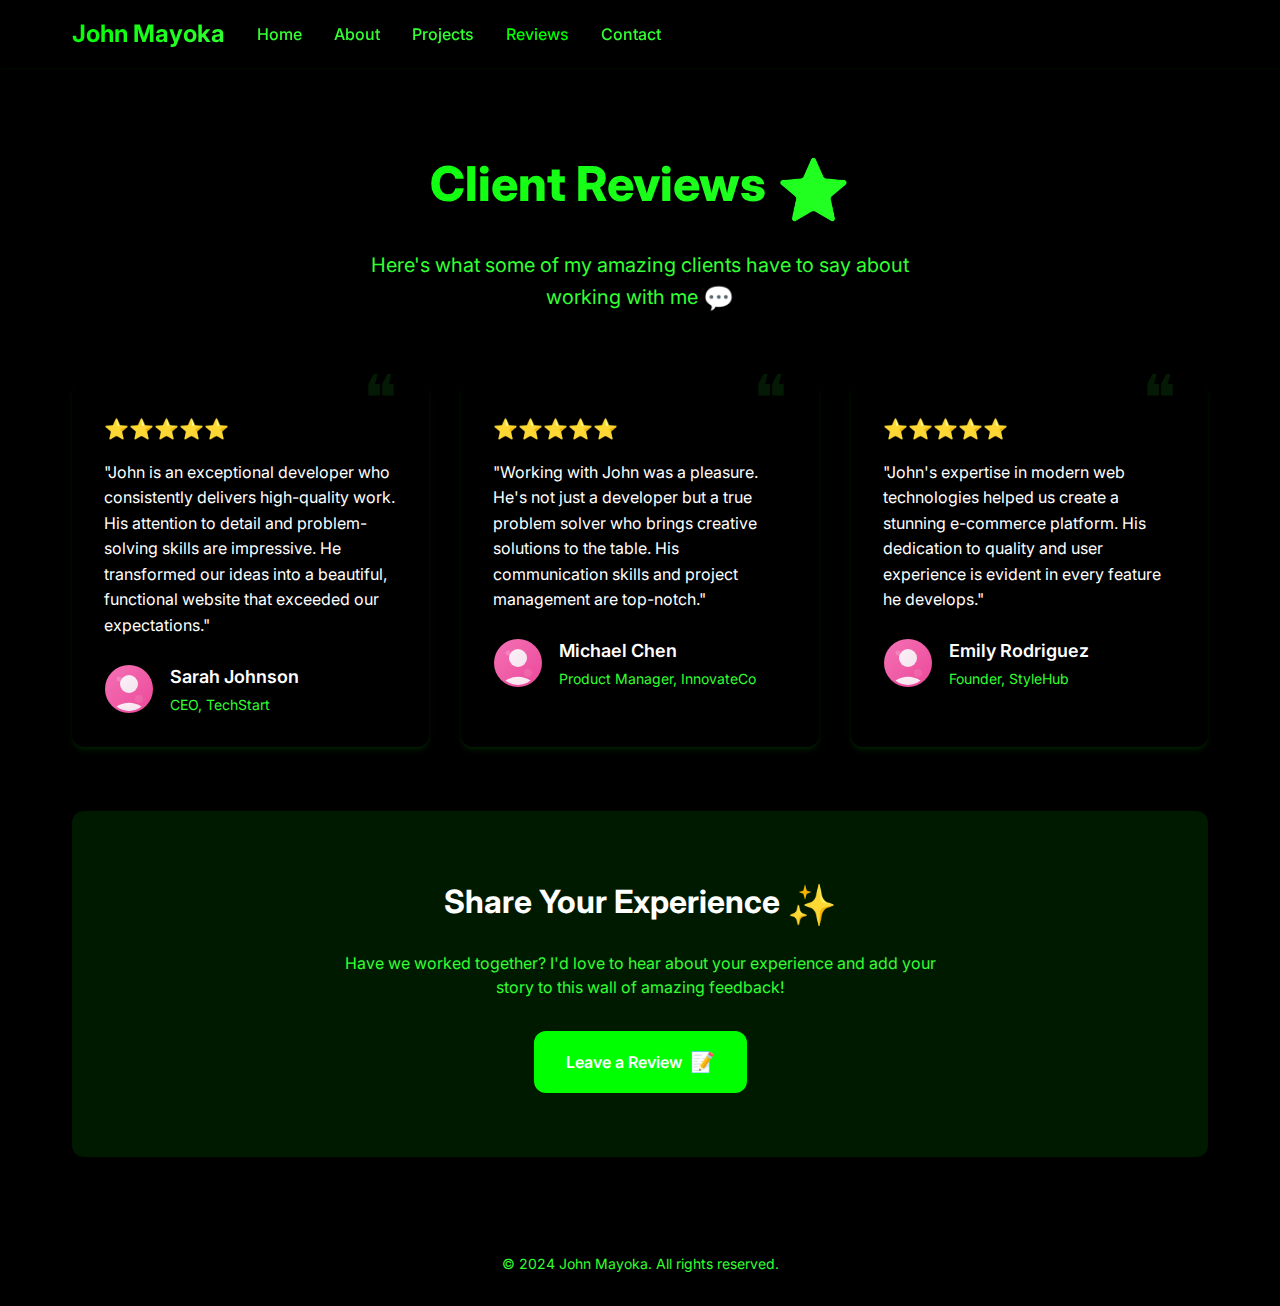
<file: reviews.html>
<!DOCTYPE html>
<html lang="en">
<head>
    <meta charset="UTF-8">
    <meta name="viewport" content="width=device-width, initial-scale=1.0">
    <title>Reviews - John Mayoka</title>
    <link rel="icon" type="image/png" href="favicon.png">
    <link rel="stylesheet" href="styles.css">
    <link href="https://fonts.googleapis.com/css2?family=Inter:wght@400;500;600;700;800&display=swap" rel="stylesheet">
    <style>
        .reviews-section {
            max-width: 1200px;
            margin: 0 auto;
            padding: 4rem 2rem;
        }

        .reviews-header {
            text-align: center;
            margin-bottom: 4rem;
        }

        .reviews-header h1 {
            font-size: 3rem;
            font-weight: 800;
            margin-bottom: 1rem;
            background: linear-gradient(135deg, var(--primary-color), var(--primary-light));
            -webkit-background-clip: text;
            background-clip: text;
            -webkit-text-fill-color: transparent;
        }

        .reviews-header p {
            color: var(--text-light);
            font-size: 1.25rem;
            max-width: 600px;
            margin: 0 auto;
        }

        .reviews-grid {
            display: grid;
            grid-template-columns: repeat(auto-fit, minmax(300px, 1fr));
            gap: 2rem;
            margin-bottom: 4rem;
        }

        .review-card {
            background: var(--background);
            padding: 2rem;
            border-radius: var(--border-radius);
            box-shadow: var(--shadow-md);
            transition: all 0.3s ease;
            position: relative;
        }

        .review-card:hover {
            transform: translateY(-8px);
            box-shadow: var(--shadow-lg);
        }

        .review-quote {
            position: absolute;
            top: -1rem;
            right: 2rem;
            font-size: 4rem;
            color: var(--primary-light);
            opacity: 0.1;
            line-height: 1;
        }

        .review-content {
            position: relative;
            z-index: 1;
        }

        .review-text {
            color: var(--text-color);
            font-size: 1rem;
            line-height: 1.6;
            margin-bottom: 1.5rem;
        }

        .review-author {
            display: flex;
            align-items: center;
            gap: 1rem;
        }

        .author-avatar {
            width: 50px;
            height: 50px;
            border-radius: 50%;
            overflow: hidden;
        }

        .author-avatar img {
            width: 100%;
            height: 100%;
            object-fit: cover;
        }

        .author-info h3 {
            font-size: 1.125rem;
            font-weight: 600;
            color: var(--text-color);
            margin-bottom: 0.25rem;
        }

        .author-info p {
            color: var(--text-light);
            font-size: 0.875rem;
        }

        .review-rating {
            color: var(--accent-color);
            font-size: 1.25rem;
            margin-bottom: 1rem;
        }

        .cta-section {
            text-align: center;
            padding: 4rem;
            background: var(--accent-bg);
            border-radius: var(--border-radius);
        }

        .cta-section h2 {
            font-size: 2rem;
            font-weight: 700;
            margin-bottom: 1rem;
        }

        .cta-section p {
            color: var(--text-light);
            margin-bottom: 2rem;
            max-width: 600px;
            margin-left: auto;
            margin-right: auto;
        }

        .cta-button {
            display: inline-flex;
            align-items: center;
            gap: 0.5rem;
            padding: 1rem 2rem;
            background: var(--primary-color);
            color: white;
            text-decoration: none;
            border-radius: var(--border-radius);
            font-weight: 600;
            transition: all 0.3s ease;
        }

        .cta-button:hover {
            background: var(--primary-light);
            transform: translateY(-2px);
        }

        @media (max-width: 768px) {
            .reviews-header h1 {
                font-size: 2.5rem;
            }

            .reviews-header p {
                font-size: 1.125rem;
            }

            .reviews-grid {
                grid-template-columns: 1fr;
            }

            .review-card {
                padding: 1.5rem;
            }
        }
    </style>
</head>
<body>
    <nav class="navbar">
        <div class="nav-content">
            <a href="index.html" class="logo">John Mayoka</a>
            <div class="nav-links">
                <a href="index.html">Home</a>
                <a href="about.html">About</a>
                <a href="projects.html">Projects</a>
                <a href="reviews.html" class="active">Reviews</a>
                <a href="contact.html">Contact</a>
            </div>
        </div>
    </nav>

    <main class="hero">
        <section class="reviews-section">
            <div class="reviews-header">
                <h1>Client Reviews <span class="emoji">⭐</span></h1>
                <p>Here's what some of my amazing clients have to say about working with me <span class="emoji">💬</span></p>
            </div>

            <div class="reviews-grid">
                <article class="review-card">
                    <div class="review-quote">❝</div>
                    <div class="review-content">
                        <div class="review-rating">⭐⭐⭐⭐⭐</div>
                        <p class="review-text">"John is an exceptional developer who consistently delivers high-quality work. His attention to detail and problem-solving skills are impressive. He transformed our ideas into a beautiful, functional website that exceeded our expectations."</p>
                        <div class="review-author">
                            <div class="author-avatar">
                                <img src="images/avatar.svg" alt="Sarah Johnson">
                            </div>
                            <div class="author-info">
                                <h3>Sarah Johnson</h3>
                                <p>CEO, TechStart</p>
                            </div>
                        </div>
                    </div>
                </article>

                <article class="review-card">
                    <div class="review-quote">❝</div>
                    <div class="review-content">
                        <div class="review-rating">⭐⭐⭐⭐⭐</div>
                        <p class="review-text">"Working with John was a pleasure. He's not just a developer but a true problem solver who brings creative solutions to the table. His communication skills and project management are top-notch."</p>
                        <div class="review-author">
                            <div class="author-avatar">
                                <img src="images/avatar.svg" alt="Michael Chen">
                            </div>
                            <div class="author-info">
                                <h3>Michael Chen</h3>
                                <p>Product Manager, InnovateCo</p>
                            </div>
                        </div>
                    </div>
                </article>

                <article class="review-card">
                    <div class="review-quote">❝</div>
                    <div class="review-content">
                        <div class="review-rating">⭐⭐⭐⭐⭐</div>
                        <p class="review-text">"John's expertise in modern web technologies helped us create a stunning e-commerce platform. His dedication to quality and user experience is evident in every feature he develops."</p>
                        <div class="review-author">
                            <div class="author-avatar">
                                <img src="images/avatar.svg" alt="Emily Rodriguez">
                            </div>
                            <div class="author-info">
                                <h3>Emily Rodriguez</h3>
                                <p>Founder, StyleHub</p>
                            </div>
                        </div>
                    </div>
                </article>
            </div>

            <div class="cta-section">
                <h2>Share Your Experience <span class="emoji">✨</span></h2>
                <p>Have we worked together? I'd love to hear about your experience and add your story to this wall of amazing feedback!</p>
                <a href="contact.html" class="cta-button">Leave a Review <span class="emoji">📝</span></a>
            </div>
        </section>
    </main>

    <footer>
        <p>&copy; 2024 John Mayoka. All rights reserved.</p>
    </footer>
</body>
</html>
</file>
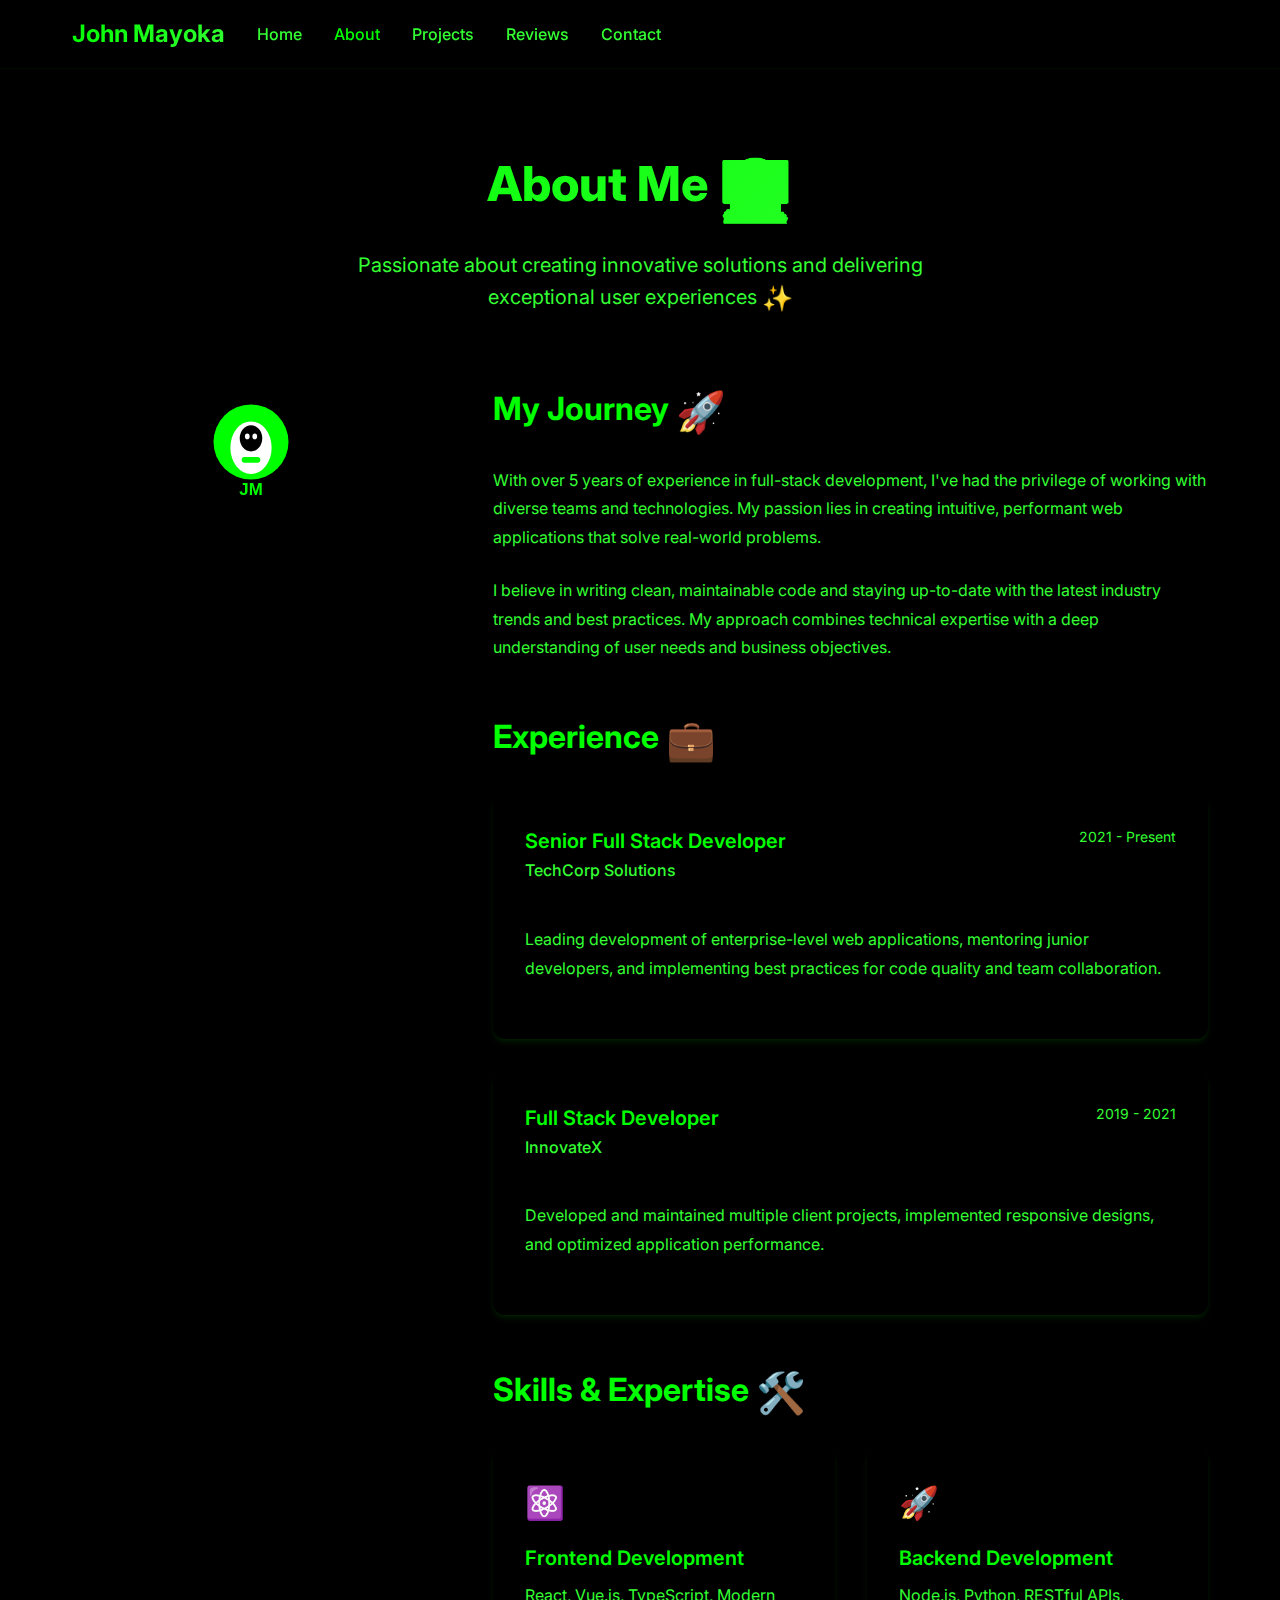
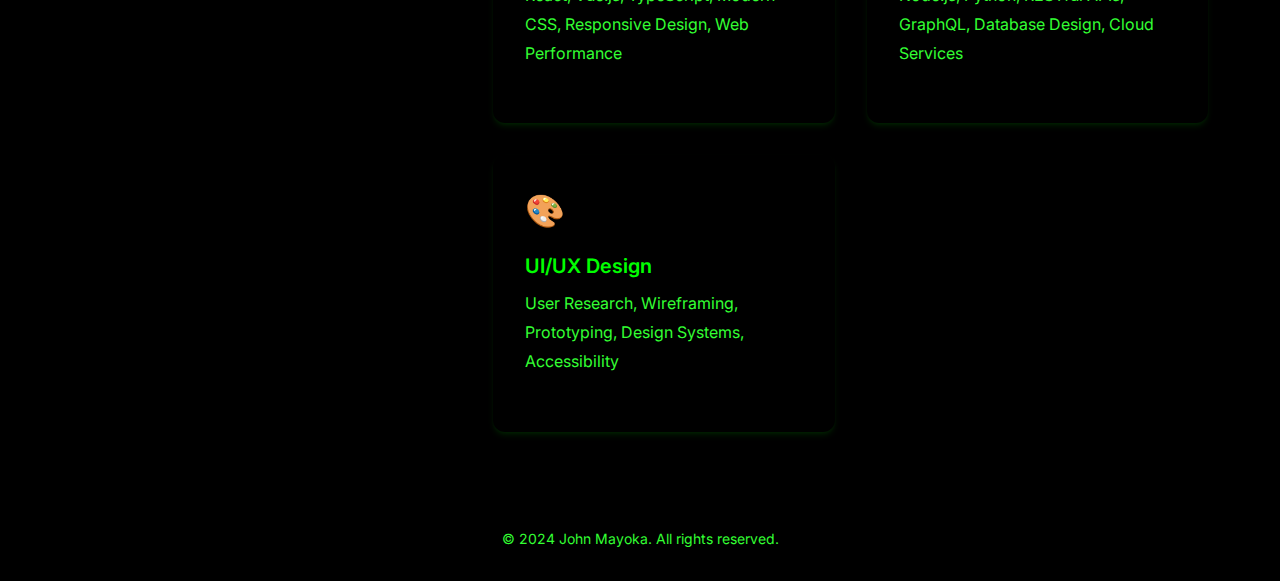
<file: nothing/about.html>
<!DOCTYPE html>
<html lang="en">
<head>
    <meta charset="UTF-8">
    <meta name="viewport" content="width=device-width, initial-scale=1.0">
    <title>About - John Mayoka</title>
    <link rel="stylesheet" href="styles.css">
    <link href="https://fonts.googleapis.com/css2?family=Inter:wght@400;500;600;700;800&display=swap" rel="stylesheet">
    <style>
        .about-section {
            max-width: 1200px;
            margin: 0 auto;
            padding: 4rem 2rem;
        }

        .about-header {
            text-align: center;
            margin-bottom: 4rem;
        }

        .about-header h1 {
            font-size: 3rem;
            font-weight: 800;
            margin-bottom: 1rem;
            background: linear-gradient(135deg, var(--primary-color), var(--primary-light));
            -webkit-background-clip: text;
            -webkit-text-fill-color: transparent;
            background-clip: text;
            color: transparent;
        }

        .about-header p {
            color: var(--text-light);
            font-size: 1.25rem;
            max-width: 600px;
            margin: 0 auto;
        }

        .about-content {
            display: grid;
            grid-template-columns: 1fr 2fr;
            gap: 4rem;
            align-items: start;
        }

        .about-image {
            position: sticky;
            top: 100px;
        }

        .about-text {
            color: var(--text-color);
        }

        .about-text h2 {
            font-size: 2rem;
            font-weight: 700;
            margin-bottom: 1.5rem;
            color: var(--primary-color);
        }

        .about-text p {
            margin-bottom: 1.5rem;
            line-height: 1.8;
            color: var(--text-light);
        }

        .experience-section {
            margin-top: 3rem;
        }

        .experience-grid {
            display: grid;
            gap: 2rem;
        }

        .experience-card {
            background: var(--background);
            padding: 2rem;
            border-radius: var(--border-radius);
            box-shadow: var(--shadow-md);
            transition: all 0.3s ease;
        }

        .experience-card:hover {
            transform: translateY(-4px);
            box-shadow: var(--shadow-lg);
        }

        .experience-header {
            display: flex;
            justify-content: space-between;
            align-items: flex-start;
            margin-bottom: 1rem;
        }

        .experience-title {
            font-size: 1.25rem;
            font-weight: 600;
            color: var(--primary-color);
        }

        .experience-company {
            color: var(--primary-color);
            font-weight: 500;
        }

        .experience-date {
            color: var(--text-light);
            font-size: 0.875rem;
        }

        .experience-description {
            color: var(--text-light);
            line-height: 1.6;
        }

        .skills-section {
            margin-top: 3rem;
        }

        .skills-grid {
            display: grid;
            grid-template-columns: repeat(auto-fit, minmax(250px, 1fr));
            gap: 2rem;
        }

        .skill-card {
            background: var(--background);
            padding: 2rem;
            border-radius: var(--border-radius);
            box-shadow: var(--shadow-md);
            transition: all 0.3s ease;
        }

        .skill-card:hover {
            transform: translateY(-4px);
            box-shadow: var(--shadow-lg);
        }

        .skill-icon {
            font-size: 2rem;
            margin-bottom: 1rem;
        }

        .skill-title {
            font-size: 1.25rem;
            font-weight: 600;
            margin-bottom: 0.5rem;
            color: var(--primary-color);
        }

        .skill-description {
            color: var(--text-light);
            line-height: 1.6;
        }

        @media (max-width: 768px) {
            .about-header h1 {
                font-size: 2.5rem;
            }

            .about-header p {
                font-size: 1.125rem;
            }

            .about-content {
                grid-template-columns: 1fr;
                gap: 2rem;
            }

            .about-image {
                position: static;
                text-align: center;
            }

            .experience-header {
                flex-direction: column;
                gap: 0.5rem;
            }

            .skills-grid {
                grid-template-columns: 1fr;
            }
        }
    </style>
</head>
<body>
    <nav class="navbar">
        <div class="nav-content">
            <a href="index.html" class="logo">John Mayoka</a>
            <div class="nav-links">
                <a href="index.html">Home</a>
                <a href="about.html" class="active">About</a>
                <a href="projects.html">Projects</a>
                <a href="reviews.html">Reviews</a>
                <a href="contact.html">Contact</a>
            </div>
        </div>
    </nav>

    <main class="hero">
        <section class="about-section">
            <div class="about-header">
                <h1>About Me <span class="emoji">👨‍💻</span></h1>
                <p>Passionate about creating innovative solutions and delivering exceptional user experiences <span class="emoji">✨</span></p>
            </div>

            <div class="about-content">
                <div class="about-image" style="text-align:center;">
                    <img src="images/jm-logo.svg" alt="JM Logo" style="height:120px;">
                </div>
                <div class="about-text">
                    <h2>My Journey <span class="emoji">🚀</span></h2>
                    <p>With over 5 years of experience in full-stack development, I've had the privilege of working with diverse teams and technologies. My passion lies in creating intuitive, performant web applications that solve real-world problems.</p>
                    <p>I believe in writing clean, maintainable code and staying up-to-date with the latest industry trends and best practices. My approach combines technical expertise with a deep understanding of user needs and business objectives.</p>

                    <div class="experience-section">
                        <h2>Experience <span class="emoji">💼</span></h2>
                        <div class="experience-grid">
                            <div class="experience-card">
                                <div class="experience-header">
                                    <div>
                                        <h3 class="experience-title">Senior Full Stack Developer</h3>
                                        <p class="experience-company">TechCorp Solutions</p>
                                    </div>
                                    <span class="experience-date">2021 - Present</span>
                                </div>
                                <p class="experience-description">Leading development of enterprise-level web applications, mentoring junior developers, and implementing best practices for code quality and team collaboration.</p>
                            </div>

                            <div class="experience-card">
                                <div class="experience-header">
                                    <div>
                                        <h3 class="experience-title">Full Stack Developer</h3>
                                        <p class="experience-company">InnovateX</p>
                                    </div>
                                    <span class="experience-date">2019 - 2021</span>
                                </div>
                                <p class="experience-description">Developed and maintained multiple client projects, implemented responsive designs, and optimized application performance.</p>
                            </div>
                        </div>
                    </div>

                    <div class="skills-section">
                        <h2>Skills & Expertise <span class="emoji">🛠️</span></h2>
                        <div class="skills-grid">
                            <div class="skill-card">
                                <div class="skill-icon">⚛️</div>
                                <h3 class="skill-title">Frontend Development</h3>
                                <p class="skill-description">React, Vue.js, TypeScript, Modern CSS, Responsive Design, Web Performance</p>
                            </div>

                            <div class="skill-card">
                                <div class="skill-icon">🚀</div>
                                <h3 class="skill-title">Backend Development</h3>
                                <p class="skill-description">Node.js, Python, RESTful APIs, GraphQL, Database Design, Cloud Services</p>
                            </div>

                            <div class="skill-card">
                                <div class="skill-icon">🎨</div>
                                <h3 class="skill-title">UI/UX Design</h3>
                                <p class="skill-description">User Research, Wireframing, Prototyping, Design Systems, Accessibility</p>
                            </div>
                        </div>
                    </div>
                </div>
            </div>
        </section>
    </main>

    <footer>
        <p>&copy; 2024 John Mayoka. All rights reserved.</p>
    </footer>
</body>
</html>
</file>
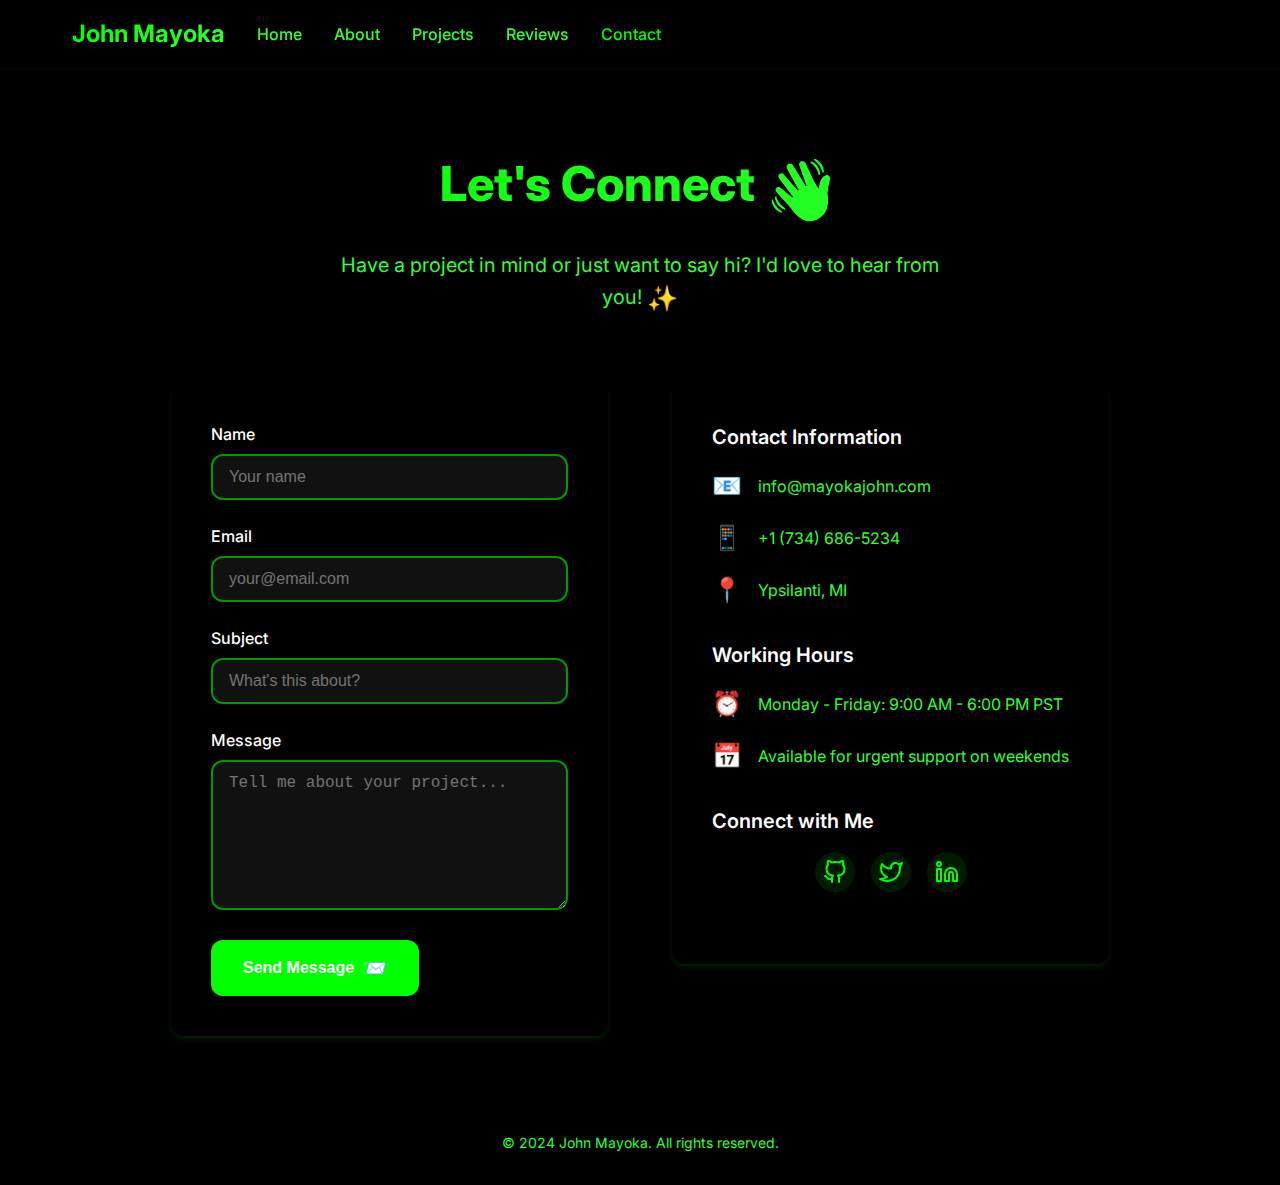
<file: nothing/contact.html>
<!DOCTYPE html>
<html lang="en">
<head>
    <meta charset="UTF-8">
    <meta name="viewport" content="width=device-width, initial-scale=1.0">
    <title>Contact - John Mayoka</title>
    <link rel="stylesheet" href="styles.css">
    <link href="https://fonts.googleapis.com/css2?family=Inter:wght@400;500;600;700;800&display=swap" rel="stylesheet">
    <style>
        .contact-section {
            max-width: 1200px;
            margin: 0 auto;
            padding: 4rem 2rem;
        }

        .contact-header {
            text-align: center;
            margin-bottom: 4rem;
        }

        .contact-header h1 {
            font-size: 3rem;
            font-weight: 800;
            margin-bottom: 1rem;
            background: linear-gradient(135deg, var(--primary-color), var(--primary-light));
            -webkit-background-clip: text;
            -webkit-text-fill-color: transparent;
        }

        .contact-header p {
            color: var(--text-light);
            font-size: 1.25rem;
            max-width: 600px;
            margin: 0 auto;
        }

        .contact-content {
            display: grid;
            grid-template-columns: 1fr 1fr;
            gap: 4rem;
            align-items: start;
        }

        .contact-form {
            background: var(--background);
            padding: 2.5rem;
            border-radius: var(--border-radius);
            box-shadow: var(--shadow-md);
        }

        .form-group {
            margin-bottom: 1.5rem;
        }

        .form-group label {
            display: block;
            color: var(--text-color);
            font-weight: 500;
            margin-bottom: 0.5rem;
        }

        .form-group input,
        .form-group textarea {
            width: 100%;
            padding: 0.75rem 1rem;
            border: 2px solid var(--border-color);
            border-radius: var(--border-radius);
            background: var(--input-bg);
            color: var(--text-color);
            font-size: 1rem;
            transition: all 0.3s ease;
        }

        .form-group input:focus,
        .form-group textarea:focus {
            border-color: var(--primary-color);
            outline: none;
            box-shadow: 0 0 0 3px var(--primary-light-transparent);
        }

        .form-group textarea {
            min-height: 150px;
            resize: vertical;
        }

        .submit-button {
            display: inline-flex;
            align-items: center;
            gap: 0.5rem;
            padding: 1rem 2rem;
            background: var(--primary-color);
            color: white;
            border: none;
            border-radius: var(--border-radius);
            font-size: 1rem;
            font-weight: 600;
            cursor: pointer;
            transition: all 0.3s ease;
        }

        .submit-button:hover {
            background: var(--primary-light);
            transform: translateY(-2px);
        }

        .contact-info {
            background: var(--background);
            padding: 2.5rem;
            border-radius: var(--border-radius);
            box-shadow: var(--shadow-md);
        }

        .info-group {
            margin-bottom: 2rem;
        }

        .info-group h3 {
            font-size: 1.25rem;
            font-weight: 600;
            margin-bottom: 1rem;
            color: var(--text-color);
        }

        .info-item {
            display: flex;
            align-items: center;
            gap: 1rem;
            margin-bottom: 1rem;
            color: var(--text-light);
        }

        .info-item .emoji {
            font-size: 1.5rem;
        }

        .social-links {
            display: flex;
            gap: 1rem;
            margin-top: 1rem;
        }

        .social-link {
            display: inline-flex;
            align-items: center;
            justify-content: center;
            width: 40px;
            height: 40px;
            background: var(--accent-bg);
            border-radius: 50%;
            color: var(--primary-color);
            text-decoration: none;
            transition: all 0.3s ease;
        }

        .social-link:hover {
            background: var(--primary-color);
            color: white;
            transform: translateY(-2px);
        }

        @media (max-width: 768px) {
            .contact-header h1 {
                font-size: 2.5rem;
            }

            .contact-header p {
                font-size: 1.125rem;
            }

            .contact-content {
                grid-template-columns: 1fr;
                gap: 2rem;
            }

            .contact-form,
            .contact-info {
                padding: 1.5rem;
            }
        }
    </style>
</head>
<body>
    <nav class="navbar">
        <div class="nav-content">
            <a href="index.html" class="logo">John Mayoka</a>
            <div class="nav-links">
                <a href="index.html">Home</a>
                <a href="about.html">About</a>
                <a href="projects.html">Projects</a>
                <a href="reviews.html">Reviews</a>
                <a href="contact.html" class="active">Contact</a>
            </div>
        </div>
    </nav>

    <main class="hero">
        <section class="contact-section">
            <div class="contact-header">
                <h1>Let's Connect <span class="emoji">👋</span></h1>
                <p>Have a project in mind or just want to say hi? I'd love to hear from you! <span class="emoji">✨</span></p>
            </div>

            <div class="contact-content">
                <div class="contact-form">
                    <form action="#" method="POST">
                        <div class="form-group">
                            <label for="name">Name</label>
                            <input type="text" id="name" name="name" required placeholder="Your name">
                        </div>
                        <div class="form-group">
                            <label for="email">Email</label>
                            <input type="email" id="email" name="email" required placeholder="your@email.com">
                        </div>
                        <div class="form-group">
                            <label for="subject">Subject</label>
                            <input type="text" id="subject" name="subject" required placeholder="What's this about?">
                        </div>
                        <div class="form-group">
                            <label for="message">Message</label>
                            <textarea id="message" name="message" required placeholder="Tell me about your project..."></textarea>
                        </div>
                        <button type="submit" class="submit-button">Send Message <span class="emoji">📨</span></button>
                    </form>
                </div>

                <div class="contact-info">
                    <div class="info-group">
                        <h3>Contact Information</h3>
                        <div class="info-item">
                            <span class="emoji">📧</span>
                            <span>info@mayokajohn.com</span>
                        </div>
                        <div class="info-item">
                            <span class="emoji">📱</span>
                            <span>+1 (734) 686-5234</span>
                        </div>
                        <div class="info-item">
                            <span class="emoji">📍</span>
                            <span>Ypsilanti, MI</span>
                        </div>
                    </div>

                    <div class="info-group">
                        <h3>Working Hours</h3>
                        <div class="info-item">
                            <span class="emoji">⏰</span>
                            <span>Monday - Friday: 9:00 AM - 6:00 PM PST</span>
                        </div>
                        <div class="info-item">
                            <span class="emoji">📅</span>
                            <span>Available for urgent support on weekends</span>
                        </div>
                    </div>

                    <div class="info-group">
                        <h3>Connect with Me</h3>
                        <div class="social-links">
                            <a href="https://github.com/johnmayoka" class="social-link" target="_blank" rel="noopener noreferrer">
                                <svg xmlns="http://www.w3.org/2000/svg" width="24" height="24" viewBox="0 0 24 24" fill="none" stroke="currentColor" stroke-width="2" stroke-linecap="round" stroke-linejoin="round"><path d="M9 19c-5 1.5-5-2.5-7-3m14 6v-3.87a3.37 3.37 0 0 0-.94-2.61c3.14-.35 6.44-1.54 6.44-7A5.44 5.44 0 0 0 20 4.77 5.07 5.07 0 0 0 19.91 1S18.73.65 16 2.48a13.38 13.38 0 0 0-7 0C6.27.65 5.09 1 5.09 1A5.07 5.07 0 0 0 5 4.77a5.44 5.44 0 0 0-1.5 3.78c0 5.42 3.3 6.61 6.44 7A3.37 3.37 0 0 0 9 18.13V22"></path></svg>
                            </a>
                            <a href="https://twitter.com/johnmayoka" class="social-link" target="_blank" rel="noopener noreferrer">
                                <svg xmlns="http://www.w3.org/2000/svg" width="24" height="24" viewBox="0 0 24 24" fill="none" stroke="currentColor" stroke-width="2" stroke-linecap="round" stroke-linejoin="round"><path d="M23 3a10.9 10.9 0 0 1-3.14 1.53 4.48 4.48 0 0 0-7.86 3v1A10.66 10.66 0 0 1 3 4s-4 9 5 13a11.64 11.64 0 0 1-7 2c9 5 20 0 20-11.5a4.5 4.5 0 0 0-.08-.83A7.72 7.72 0 0 0 23 3z"></path></svg>
                            </a>
                            <a href="https://linkedin.com/in/johnmayoka" class="social-link" target="_blank" rel="noopener noreferrer">
                                <svg xmlns="http://www.w3.org/2000/svg" width="24" height="24" viewBox="0 0 24 24" fill="none" stroke="currentColor" stroke-width="2" stroke-linecap="round" stroke-linejoin="round"><path d="M16 8a6 6 0 0 1 6 6v7h-4v-7a2 2 0 0 0-2-2 2 2 0 0 0-2 2v7h-4v-7a6 6 0 0 1 6-6z"></path><rect x="2" y="9" width="4" height="12"></rect><circle cx="4" cy="4" r="2"></circle></svg>
                            </a>
                        </div>
                    </div>
                </div>
            </div>
        </section>
    </main>

    <footer>
        <p>&copy; 2024 John Mayoka. All rights reserved.</p>
    </footer>
</body>
</html>
</file>
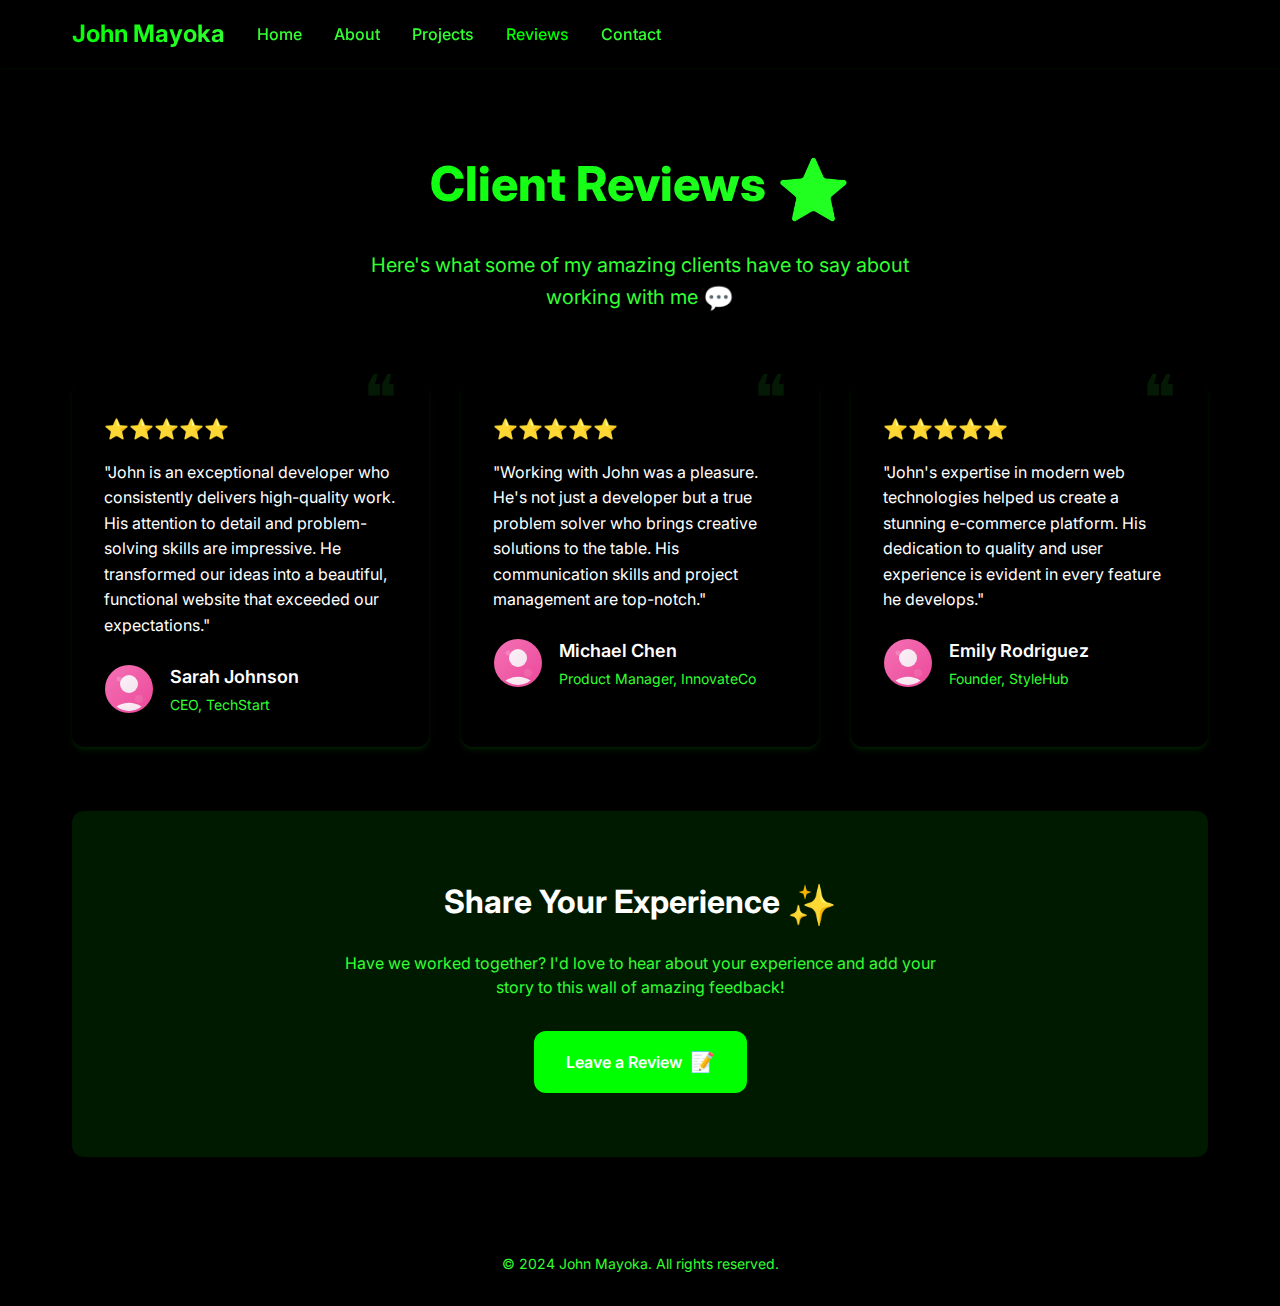
<file: nothing/reviews.html>
<!DOCTYPE html>
<html lang="en">
<head>
    <meta charset="UTF-8">
    <meta name="viewport" content="width=device-width, initial-scale=1.0">
    <title>Reviews - John Mayoka</title>
    <link rel="stylesheet" href="styles.css">
    <link href="https://fonts.googleapis.com/css2?family=Inter:wght@400;500;600;700;800&display=swap" rel="stylesheet">
    <style>
        .reviews-section {
            max-width: 1200px;
            margin: 0 auto;
            padding: 4rem 2rem;
        }

        .reviews-header {
            text-align: center;
            margin-bottom: 4rem;
        }

        .reviews-header h1 {
            font-size: 3rem;
            font-weight: 800;
            margin-bottom: 1rem;
            background: linear-gradient(135deg, var(--primary-color), var(--primary-light));
            -webkit-background-clip: text;
            -webkit-text-fill-color: transparent;
        }

        .reviews-header p {
            color: var(--text-light);
            font-size: 1.25rem;
            max-width: 600px;
            margin: 0 auto;
        }

        .reviews-grid {
            display: grid;
            grid-template-columns: repeat(auto-fit, minmax(300px, 1fr));
            gap: 2rem;
            margin-bottom: 4rem;
        }

        .review-card {
            background: var(--background);
            padding: 2rem;
            border-radius: var(--border-radius);
            box-shadow: var(--shadow-md);
            transition: all 0.3s ease;
            position: relative;
        }

        .review-card:hover {
            transform: translateY(-8px);
            box-shadow: var(--shadow-lg);
        }

        .review-quote {
            position: absolute;
            top: -1rem;
            right: 2rem;
            font-size: 4rem;
            color: var(--primary-light);
            opacity: 0.1;
            line-height: 1;
        }

        .review-content {
            position: relative;
            z-index: 1;
        }

        .review-text {
            color: var(--text-color);
            font-size: 1rem;
            line-height: 1.6;
            margin-bottom: 1.5rem;
        }

        .review-author {
            display: flex;
            align-items: center;
            gap: 1rem;
        }

        .author-avatar {
            width: 50px;
            height: 50px;
            border-radius: 50%;
            overflow: hidden;
        }

        .author-avatar img {
            width: 100%;
            height: 100%;
            object-fit: cover;
        }

        .author-info h3 {
            font-size: 1.125rem;
            font-weight: 600;
            color: var(--text-color);
            margin-bottom: 0.25rem;
        }

        .author-info p {
            color: var(--text-light);
            font-size: 0.875rem;
        }

        .review-rating {
            color: var(--accent-color);
            font-size: 1.25rem;
            margin-bottom: 1rem;
        }

        .cta-section {
            text-align: center;
            padding: 4rem;
            background: var(--accent-bg);
            border-radius: var(--border-radius);
        }

        .cta-section h2 {
            font-size: 2rem;
            font-weight: 700;
            margin-bottom: 1rem;
        }

        .cta-section p {
            color: var(--text-light);
            margin-bottom: 2rem;
            max-width: 600px;
            margin-left: auto;
            margin-right: auto;
        }

        .cta-button {
            display: inline-flex;
            align-items: center;
            gap: 0.5rem;
            padding: 1rem 2rem;
            background: var(--primary-color);
            color: white;
            text-decoration: none;
            border-radius: var(--border-radius);
            font-weight: 600;
            transition: all 0.3s ease;
        }

        .cta-button:hover {
            background: var(--primary-light);
            transform: translateY(-2px);
        }

        @media (max-width: 768px) {
            .reviews-header h1 {
                font-size: 2.5rem;
            }

            .reviews-header p {
                font-size: 1.125rem;
            }

            .reviews-grid {
                grid-template-columns: 1fr;
            }

            .review-card {
                padding: 1.5rem;
            }
        }
    </style>
</head>
<body>
    <nav class="navbar">
        <div class="nav-content">
            <a href="index.html" class="logo">John Mayoka</a>
            <div class="nav-links">
                <a href="index.html">Home</a>
                <a href="about.html">About</a>
                <a href="projects.html">Projects</a>
                <a href="reviews.html" class="active">Reviews</a>
                <a href="contact.html">Contact</a>
            </div>
        </div>
    </nav>

    <main class="hero">
        <section class="reviews-section">
            <div class="reviews-header">
                <h1>Client Reviews <span class="emoji">⭐</span></h1>
                <p>Here's what some of my amazing clients have to say about working with me <span class="emoji">💬</span></p>
            </div>

            <div class="reviews-grid">
                <article class="review-card">
                    <div class="review-quote">❝</div>
                    <div class="review-content">
                        <div class="review-rating">⭐⭐⭐⭐⭐</div>
                        <p class="review-text">"John is an exceptional developer who consistently delivers high-quality work. His attention to detail and problem-solving skills are impressive. He transformed our ideas into a beautiful, functional website that exceeded our expectations."</p>
                        <div class="review-author">
                            <div class="author-avatar">
                                <img src="images/avatar.svg" alt="Sarah Johnson">
                            </div>
                            <div class="author-info">
                                <h3>Sarah Johnson</h3>
                                <p>CEO, TechStart</p>
                            </div>
                        </div>
                    </div>
                </article>

                <article class="review-card">
                    <div class="review-quote">❝</div>
                    <div class="review-content">
                        <div class="review-rating">⭐⭐⭐⭐⭐</div>
                        <p class="review-text">"Working with John was a pleasure. He's not just a developer but a true problem solver who brings creative solutions to the table. His communication skills and project management are top-notch."</p>
                        <div class="review-author">
                            <div class="author-avatar">
                                <img src="images/avatar.svg" alt="Michael Chen">
                            </div>
                            <div class="author-info">
                                <h3>Michael Chen</h3>
                                <p>Product Manager, InnovateCo</p>
                            </div>
                        </div>
                    </div>
                </article>

                <article class="review-card">
                    <div class="review-quote">❝</div>
                    <div class="review-content">
                        <div class="review-rating">⭐⭐⭐⭐⭐</div>
                        <p class="review-text">"John's expertise in modern web technologies helped us create a stunning e-commerce platform. His dedication to quality and user experience is evident in every feature he develops."</p>
                        <div class="review-author">
                            <div class="author-avatar">
                                <img src="images/avatar.svg" alt="Emily Rodriguez">
                            </div>
                            <div class="author-info">
                                <h3>Emily Rodriguez</h3>
                                <p>Founder, StyleHub</p>
                            </div>
                        </div>
                    </div>
                </article>
            </div>

            <div class="cta-section">
                <h2>Share Your Experience <span class="emoji">✨</span></h2>
                <p>Have we worked together? I'd love to hear about your experience and add your story to this wall of amazing feedback!</p>
                <a href="contact.html" class="cta-button">Leave a Review <span class="emoji">📝</span></a>
            </div>
        </section>
    </main>

    <footer>
        <p>&copy; 2024 John Mayoka. All rights reserved.</p>
    </footer>
</body>
</html>
</file>
<file: styles.css>
:root {
    --primary-color: #00ff00;
    --primary-light: #33ff33;
    --primary-dark: #00cc00;
    --primary-light-transparent: rgba(0, 255, 0, 0.1);
    --accent-color: #00cc00;
    --accent-light: #33ff33;
    --accent-dark: #009900;
    --accent-bg: rgba(0, 255, 0, 0.1);
    --background: #000000;
    --text-color: #ffffff;
    --text-light: #33ff33;
    --border-color: #009900;
    --input-bg: #111111;
    --shadow-sm: 0 1px 2px rgba(0, 255, 0, 0.05);
    --shadow-md: 0 4px 6px -1px rgba(0, 255, 0, 0.1), 0 2px 4px -1px rgba(0, 255, 0, 0.06);
    --shadow-lg: 0 10px 15px -3px rgba(0, 255, 0, 0.1), 0 4px 6px -2px rgba(0, 255, 0, 0.05);
    --border-radius: 0.75rem;
}

* {
    margin: 0;
    padding: 0;
    box-sizing: border-box;
}

body {
    font-family: 'Inter', sans-serif;
    line-height: 1.5;
    color: var(--text-color);
    background-color: var(--background);
}

.navbar {
    position: fixed;
    top: 0;
    left: 0;
    right: 0;
    background: rgba(0, 0, 0, 0.8);
    backdrop-filter: blur(8px);
    z-index: 1000;
    padding: 1rem 0;
    box-shadow: var(--shadow-sm);
}

.nav-content {
    max-width: 1200px;
    margin: 0 auto;
    padding: 0 2rem;
    display: flex;
    justify-content: flex-start;
    align-items: center;
}
.logo {
    display: flex;
    align-items: center;
    font-size: 1.5rem;
    font-weight: 700;
    color: var(--text-color);
    text-decoration: none;
    background: linear-gradient(135deg, var(--primary-color), var(--primary-light));
    -webkit-background-clip: text;
    background-clip: text;
    -webkit-text-fill-color: transparent;
    margin-right: 2rem;
}
.nav-links {
    display: flex;
    gap: 2rem;
    align-items: center;
}

.nav-links a {
    color: var(--text-light);
    text-decoration: none;
    font-weight: 500;
    transition: all 0.3s ease;
}

.nav-links a:hover,
.nav-links a.active {
    color: var(--primary-color);
}

.hero {
    padding-top: 5rem;
    min-height: 100vh;
    display: flex;
    flex-direction: column;
}

.profile-image {
    width: 200px;
    height: 200px;
    border-radius: 50%;
    overflow: hidden;
    margin: 0 auto 2rem;
    box-shadow: var(--shadow-lg);
    border: 4px solid var(--primary-color);
    transition: all 0.3s ease;
}

.profile-image:hover {
    transform: scale(1.05);
    box-shadow: var(--shadow-lg), 0 0 0 8px var(--primary-light-transparent);
}

.profile-image img {
    width: 100%;
    height: 100%;
    object-fit: cover;
}

.emoji {
    font-size: 1.25em;
    display: inline-block;
    vertical-align: middle;
    transition: transform 0.3s ease;
}

.emoji:hover {
    transform: scale(1.2);
}

@keyframes wave {
    0% { transform: rotate(0deg); }
    20% { transform: rotate(-10deg); }
    40% { transform: rotate(10deg); }
    60% { transform: rotate(-10deg); }
    80% { transform: rotate(10deg); }
    100% { transform: rotate(0deg); }
}

.wave-emoji {
    display: inline-block;
    animation: wave 2s infinite;
    transform-origin: 70% 70%;
}

.skills {
    display: flex;
    flex-wrap: wrap;
    gap: 0.75rem;
    margin: 1.5rem 0;
    justify-content: center;
}

.skill-tag {
    background: var(--accent-bg);
    color: var(--primary-color);
    padding: 0.5rem 1rem;
    border-radius: var(--border-radius);
    font-size: 0.875rem;
    font-weight: 500;
    transition: all 0.3s ease;
}

.skill-tag:hover {
    background: var(--accent-color);
    color: var(--background);
    transform: translateY(-2px);
}

.social-links {
    display: flex;
    gap: 1rem;
    justify-content: center;
    margin-top: 2rem;
}

.social-link {
    display: inline-flex;
    align-items: center;
    justify-content: center;
    width: 40px;
    height: 40px;
    background: var(--accent-bg);
    border-radius: 50%;
    color: var(--primary-color);
    text-decoration: none;
    transition: all 0.3s ease;
}

.social-link:hover {
    background: var(--primary-color);
    color: var(--background);
    transform: translateY(-2px);
}

footer {
    text-align: center;
    padding: 2rem;
    color: var(--text-light);
    font-size: 0.875rem;
}

@media (max-width: 768px) {
    .nav-content {
        padding: 0 1rem;
    }

    .nav-links {
        gap: 1rem;
    }

    .profile-image {
        width: 150px;
        height: 150px;
    }

    .skills {
        gap: 0.5rem;
    }

    .skill-tag {
        font-size: 0.75rem;
        padding: 0.375rem 0.75rem;
    }
}
</file>
<file: nothing/styles.css>
:root {
    --primary-color: #00ff00;
    --primary-light: #33ff33;
    --primary-dark: #00cc00;
    --primary-light-transparent: rgba(0, 255, 0, 0.1);
    --accent-color: #00cc00;
    --accent-light: #33ff33;
    --accent-dark: #009900;
    --accent-bg: rgba(0, 255, 0, 0.1);
    --background: #000000;
    --text-color: #ffffff;
    --text-light: #33ff33;
    --border-color: #009900;
    --input-bg: #111111;
    --shadow-sm: 0 1px 2px rgba(0, 255, 0, 0.05);
    --shadow-md: 0 4px 6px -1px rgba(0, 255, 0, 0.1), 0 2px 4px -1px rgba(0, 255, 0, 0.06);
    --shadow-lg: 0 10px 15px -3px rgba(0, 255, 0, 0.1), 0 4px 6px -2px rgba(0, 255, 0, 0.05);
    --border-radius: 0.75rem;
}

* {
    margin: 0;
    padding: 0;
    box-sizing: border-box;
}

body {
    font-family: 'Inter', sans-serif;
    line-height: 1.5;
    color: var(--text-color);
    background-color: var(--background);
}

.navbar {
    position: fixed;
    top: 0;
    left: 0;
    right: 0;
    background: rgba(0, 0, 0, 0.8);
    backdrop-filter: blur(8px);
    z-index: 1000;
    padding: 1rem 0;
    box-shadow: var(--shadow-sm);
}

.nav-content {
    max-width: 1200px;
    margin: 0 auto;
    padding: 0 2rem;
    display: flex;
    justify-content: flex-start;
    align-items: center;
}
.logo {
    display: flex;
    align-items: center;
    font-size: 1.5rem;
    font-weight: 700;
    color: var(--text-color);
    text-decoration: none;
    background: linear-gradient(135deg, var(--primary-color), var(--primary-light));
    -webkit-background-clip: text;
    background-clip: text;
    -webkit-text-fill-color: transparent;
    margin-right: 2rem;
}
.nav-links {
    display: flex;
    gap: 2rem;
    align-items: center;
}

.nav-links a {
    color: var(--text-light);
    text-decoration: none;
    font-weight: 500;
    transition: all 0.3s ease;
}

.nav-links a:hover,
.nav-links a.active {
    color: var(--primary-color);
}

.hero {
    padding-top: 5rem;
    min-height: 100vh;
    display: flex;
    flex-direction: column;
}

.profile-image {
    width: 200px;
    height: 200px;
    border-radius: 50%;
    overflow: hidden;
    margin: 0 auto 2rem;
    box-shadow: var(--shadow-lg);
    border: 4px solid var(--primary-color);
    transition: all 0.3s ease;
}

.profile-image:hover {
    transform: scale(1.05);
    box-shadow: var(--shadow-lg), 0 0 0 8px var(--primary-light-transparent);
}

.profile-image img {
    width: 100%;
    height: 100%;
    object-fit: cover;
}

.emoji {
    font-size: 1.25em;
    display: inline-block;
    vertical-align: middle;
    transition: transform 0.3s ease;
}

.emoji:hover {
    transform: scale(1.2);
}

@keyframes wave {
    0% { transform: rotate(0deg); }
    20% { transform: rotate(-10deg); }
    40% { transform: rotate(10deg); }
    60% { transform: rotate(-10deg); }
    80% { transform: rotate(10deg); }
    100% { transform: rotate(0deg); }
}

.wave-emoji {
    display: inline-block;
    animation: wave 2s infinite;
    transform-origin: 70% 70%;
}

.skills {
    display: flex;
    flex-wrap: wrap;
    gap: 0.75rem;
    margin: 1.5rem 0;
    justify-content: center;
}

.skill-tag {
    background: var(--accent-bg);
    color: var(--primary-color);
    padding: 0.5rem 1rem;
    border-radius: var(--border-radius);
    font-size: 0.875rem;
    font-weight: 500;
    transition: all 0.3s ease;
}

.skill-tag:hover {
    background: var(--accent-color);
    color: var(--background);
    transform: translateY(-2px);
}

.social-links {
    display: flex;
    gap: 1rem;
    justify-content: center;
    margin-top: 2rem;
}

.social-link {
    display: inline-flex;
    align-items: center;
    justify-content: center;
    width: 40px;
    height: 40px;
    background: var(--accent-bg);
    border-radius: 50%;
    color: var(--primary-color);
    text-decoration: none;
    transition: all 0.3s ease;
}

.social-link:hover {
    background: var(--primary-color);
    color: var(--background);
    transform: translateY(-2px);
}

footer {
    text-align: center;
    padding: 2rem;
    color: var(--text-light);
    font-size: 0.875rem;
}

@media (max-width: 768px) {
    .nav-content {
        padding: 0 1rem;
    }

    .nav-links {
        gap: 1rem;
    }

    .profile-image {
        width: 150px;
        height: 150px;
    }

    .skills {
        gap: 0.5rem;
    }

    .skill-tag {
        font-size: 0.75rem;
        padding: 0.375rem 0.75rem;
    }
}
</file>
